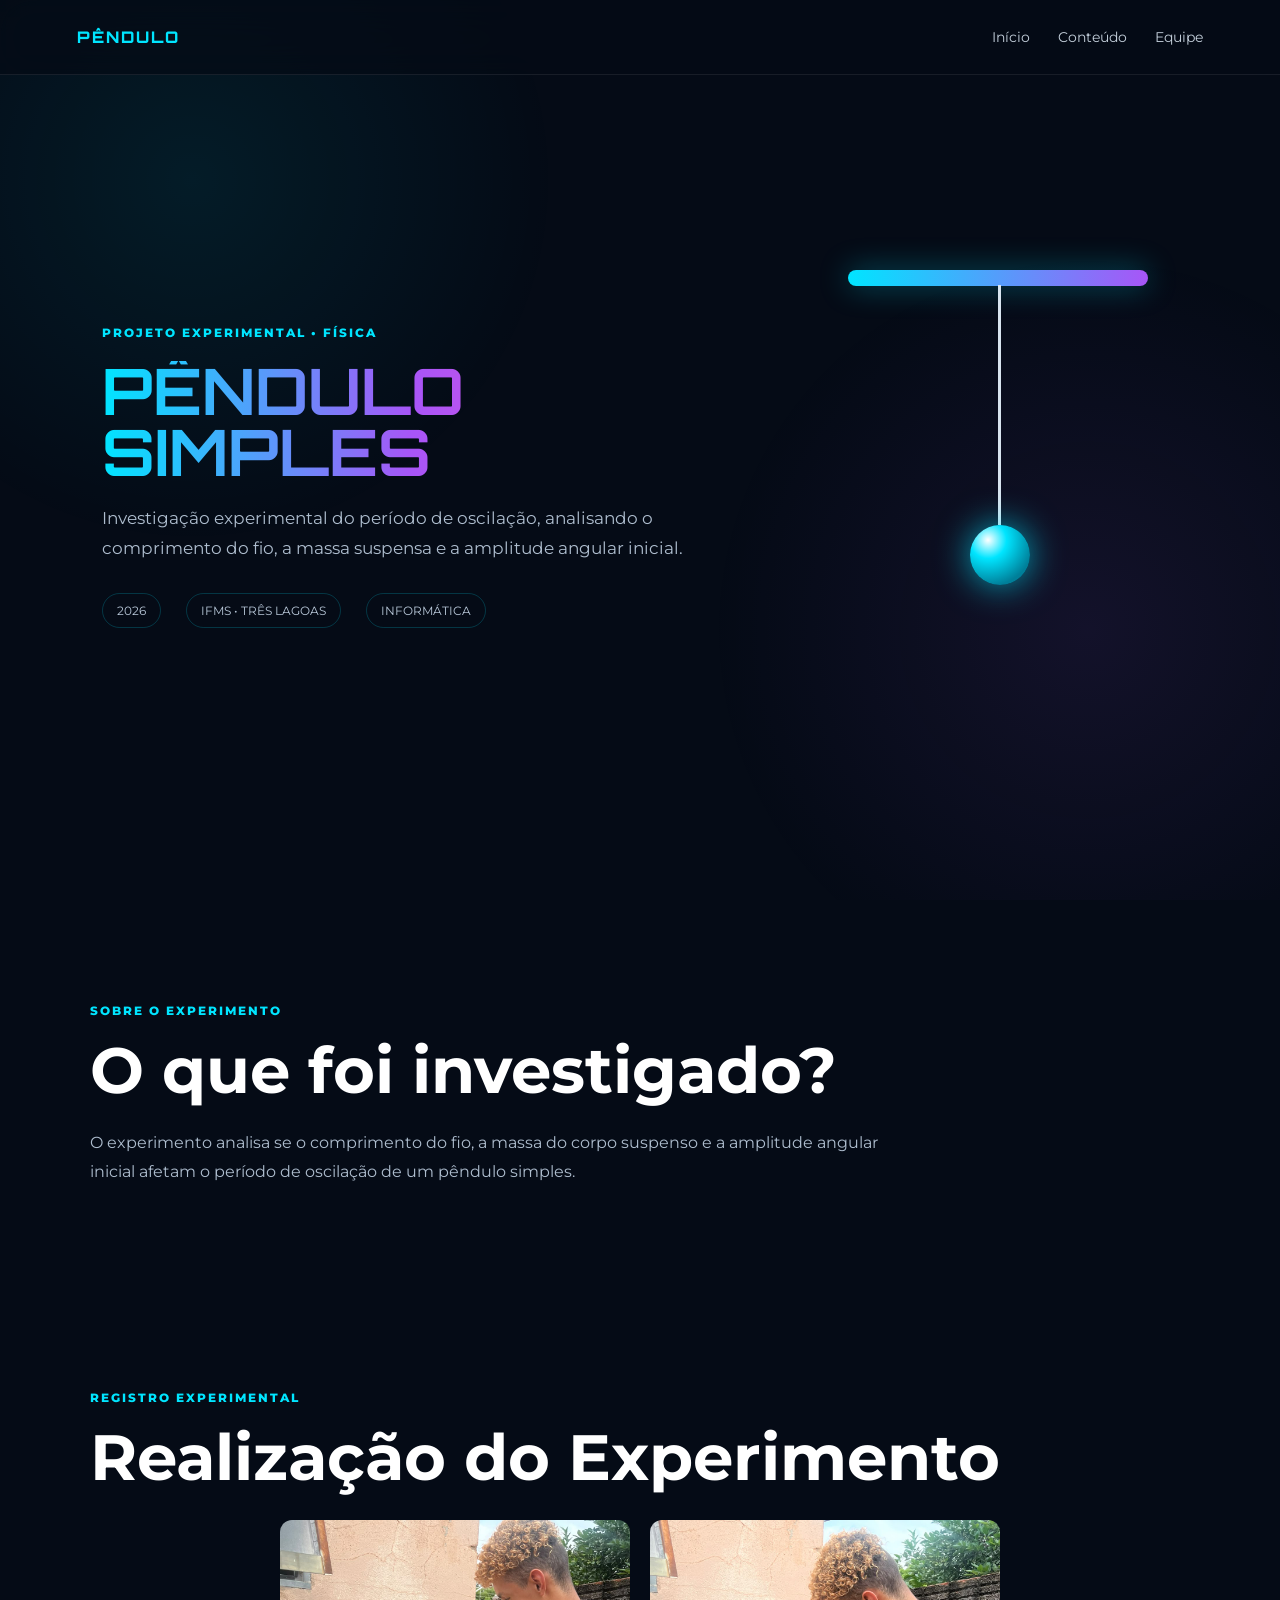
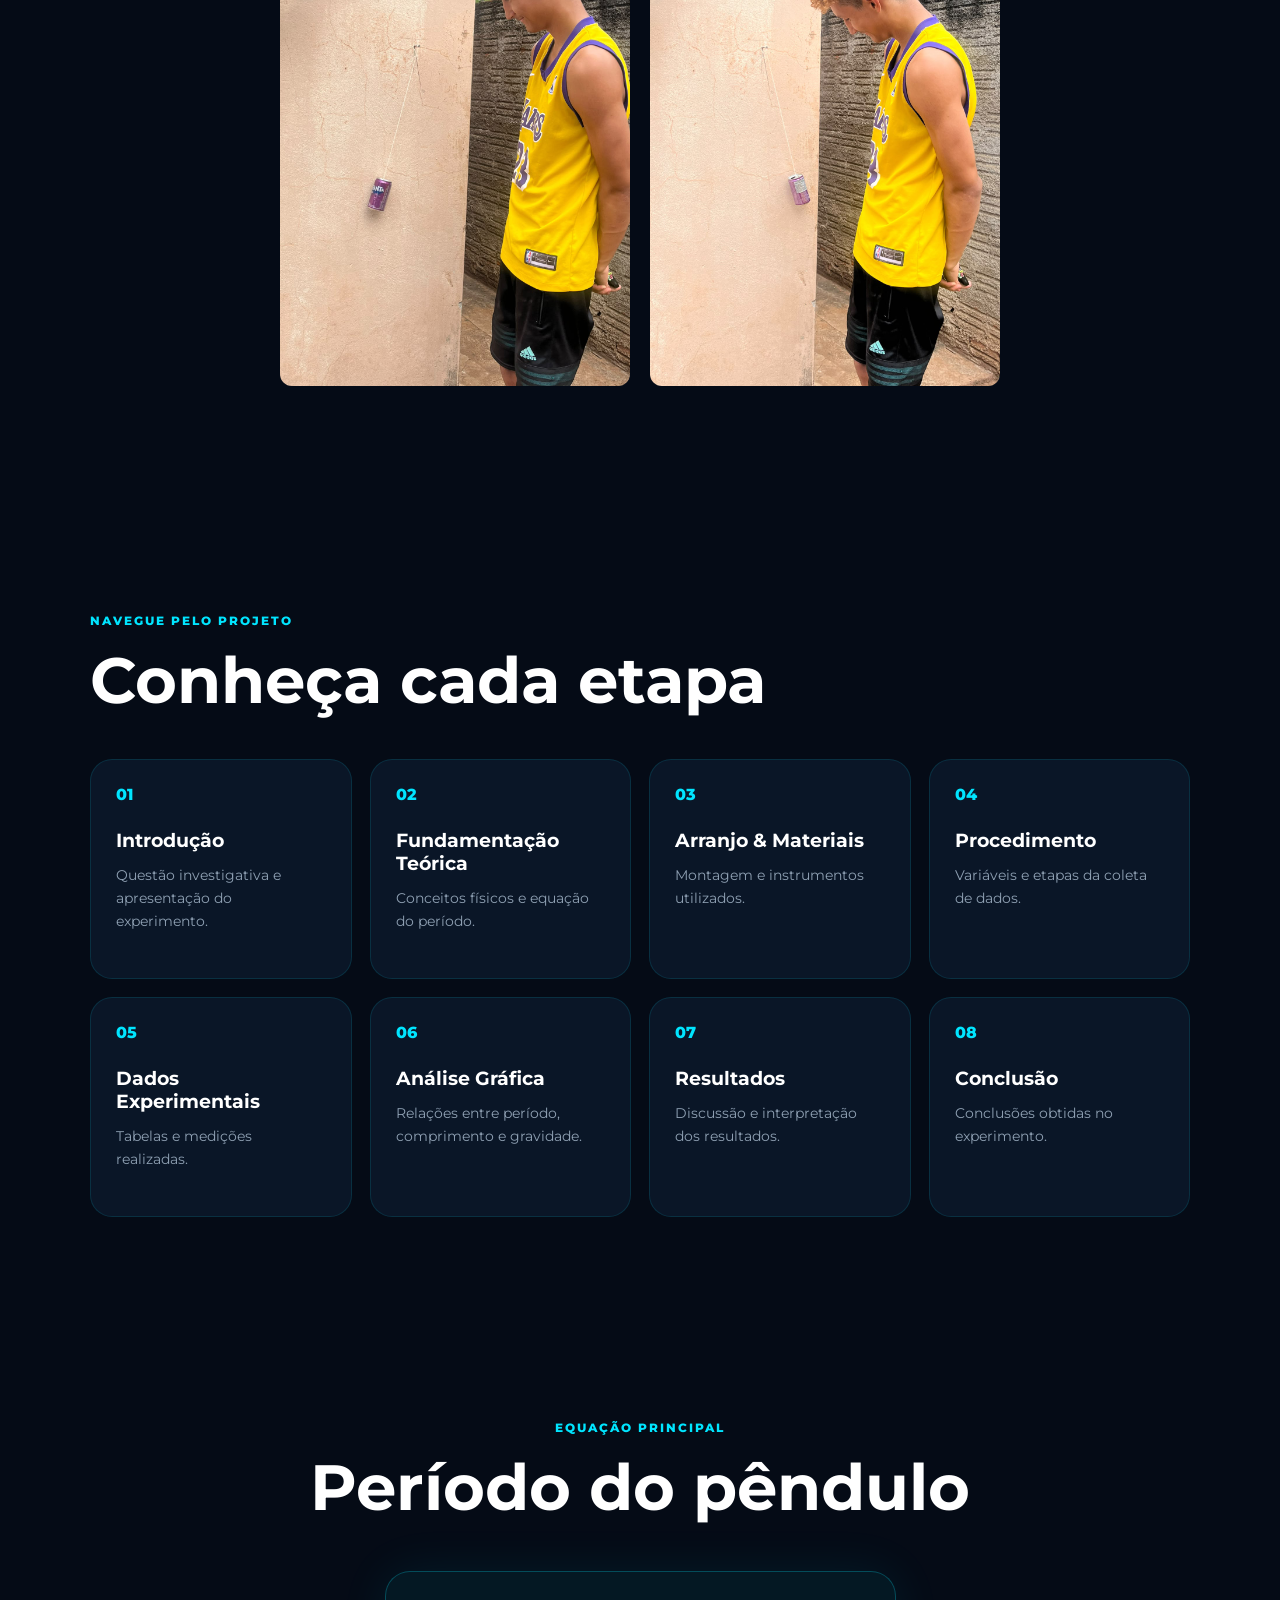
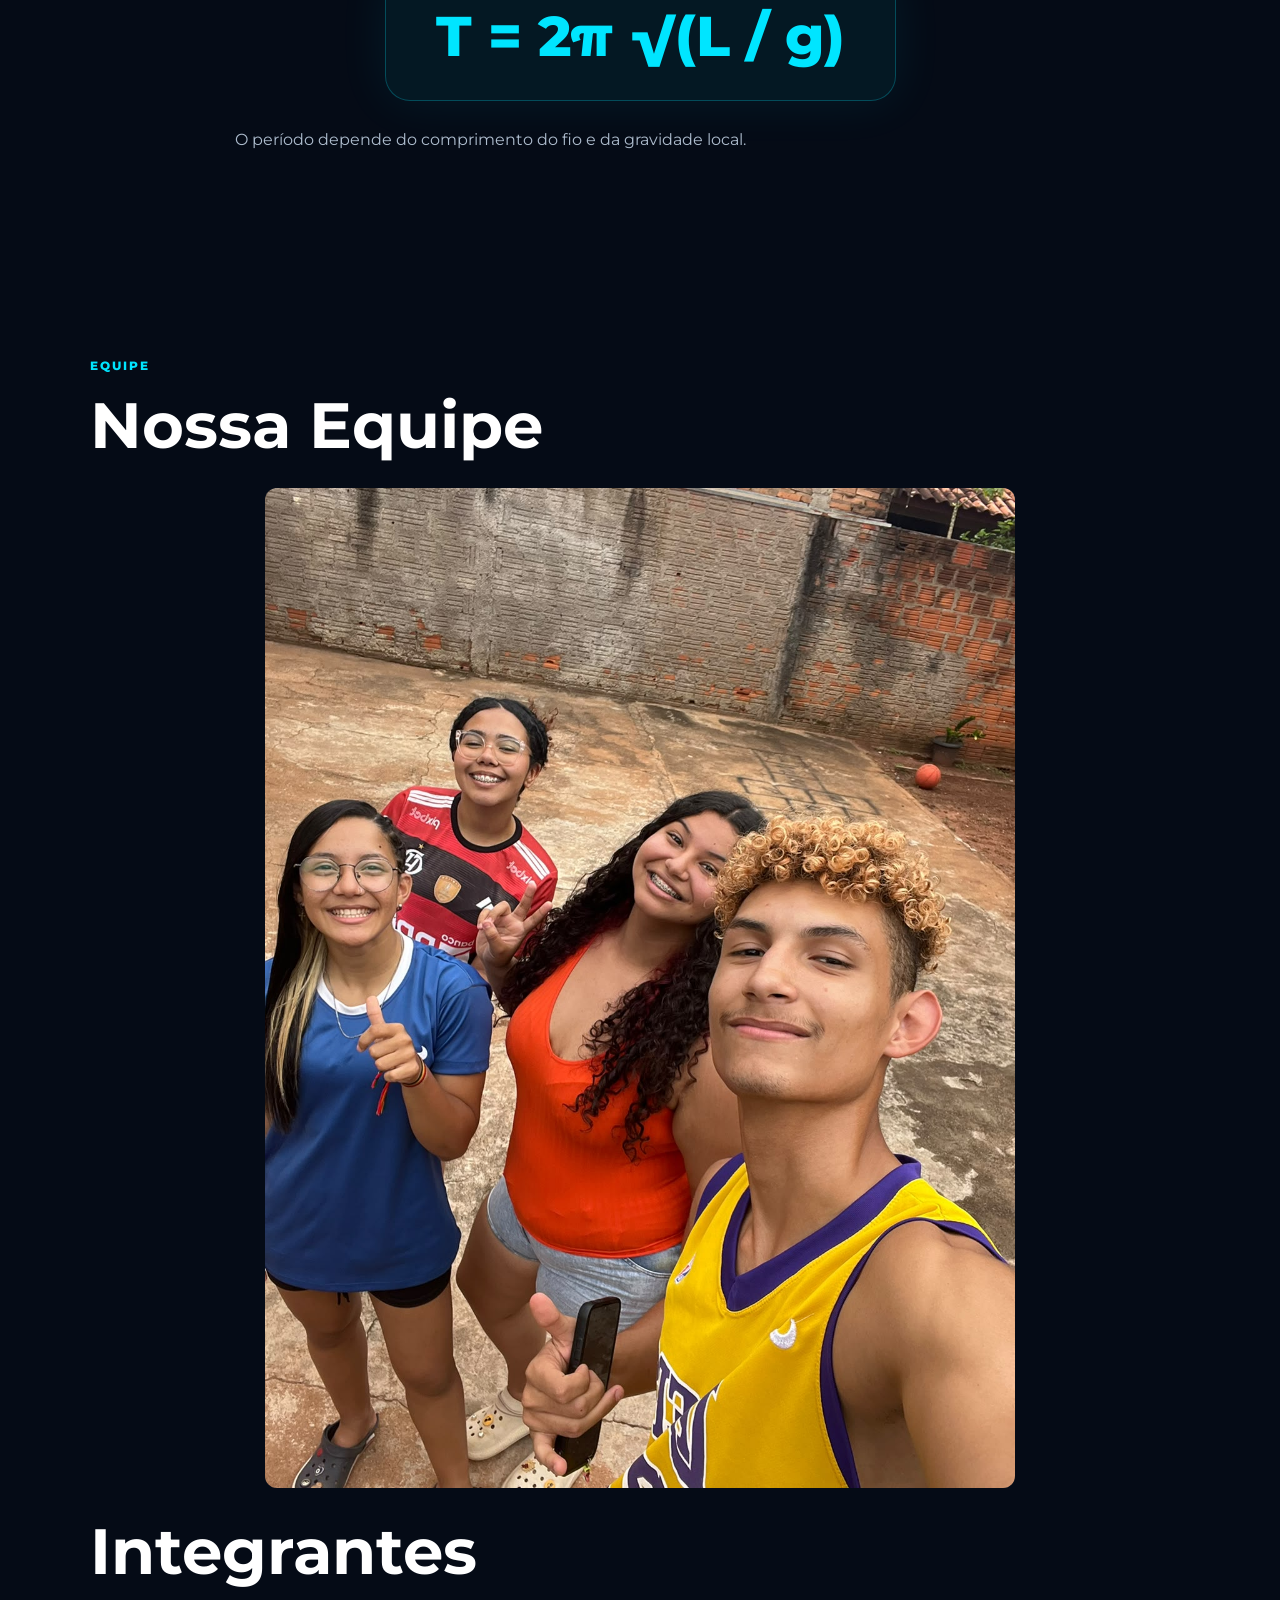
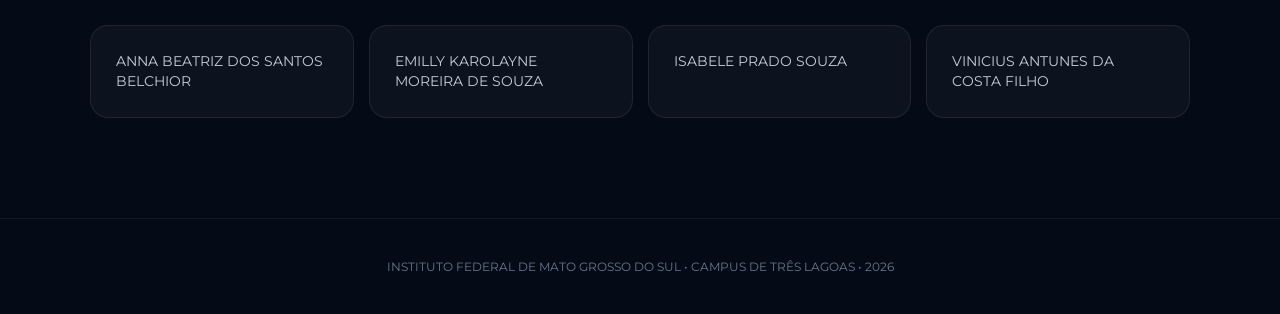
<file: index.html>
<!DOCTYPE html>

<html lang="pt-BR">
<head>
<meta charset="utf-8"/>
<meta content="width=device-width, initial-scale=1.0" name="viewport"/>
<title>Pêndulo Simples | Projeto Experimental</title>
<link href="style.css" rel="stylesheet"/>
</head>
<body>
<header class="navbar">
<a class="logo" href="index.html">PÊNDULO</a>
<nav>
<a href="#inicio">Início</a>
<a href="#conteudo">Conteúdo</a>
<a href="#equipe">Equipe</a>
</nav>
</header>
<main>
<section class="hero" id="inicio">
<div class="hero-text">
<span class="tag">PROJETO EXPERIMENTAL • FÍSICA</span>
<h1>PÊNDULO<br/>SIMPLES</h1>
<p>Investigação experimental do período de oscilação, analisando o comprimento do fio, a massa suspensa e a amplitude angular inicial.</p>
<div class="hero-info">
<span>2026</span><span>IFMS • TRÊS LAGOAS</span><span>INFORMÁTICA</span>
</div>
</div>
<div class="pendulum-area">
<div class="support"></div>
<div class="pendulum">
<div class="string"></div>
<div class="weight"></div>
</div>
</div>
</section>
<section class="intro-preview" id="conteudo">
<span class="tag">SOBRE O EXPERIMENTO</span>
<h2>O que foi investigado?</h2>
<p>O experimento analisa se o comprimento do fio, a massa do corpo suspenso e a amplitude angular inicial afetam o período de oscilação de um pêndulo simples.</p>
</section>
  <section class="intro-preview">
  <span class="tag">REGISTRO EXPERIMENTAL</span>
  <h2>Realização do Experimento</h2>
 
<div style="display:flex;justify-content:center;align-items:center;gap:20px;flex-wrap:wrap;margin:24px auto;">

  <img
    src="nosso_experimento.jpeg"
    alt="Primeiro registro do experimento"
    style="width:45%;max-width:350px;height:auto;border-radius:12px;"
  />

  <img
    src="experimento_2.jpeg"
    alt="Segundo registro do experimento"
    style="width:45%;max-width:350px;height:auto;border-radius:12px;"
  />

</div>

</section>
<section class="topics-section">
<div class="section-heading">
<span class="tag">NAVEGUE PELO PROJETO</span>
<h2>Conheça cada etapa</h2>
</div>
<div class="topic-grid">
<a class="topic-card" href="introducao.html"><span>01</span><h3>Introdução</h3><p>Questão investigativa e apresentação do experimento.</p></a>
<a class="topic-card" href="teoria.html"><span>02</span><h3>Fundamentação Teórica</h3><p>Conceitos físicos e equação do período.</p></a>
<a class="topic-card" href="materiais.html"><span>03</span><h3>Arranjo &amp; Materiais</h3><p>Montagem e instrumentos utilizados.</p></a>
<a class="topic-card" href="procedimento.html"><span>04</span><h3>Procedimento</h3><p>Variáveis e etapas da coleta de dados.</p></a>
<a class="topic-card" href="dados.html"><span>05</span><h3>Dados Experimentais</h3><p>Tabelas e medições realizadas.</p></a>
<a class="topic-card" href="graficos.html"><span>06</span><h3>Análise Gráfica</h3><p>Relações entre período, comprimento e gravidade.</p></a>
<a class="topic-card" href="resultados.html"><span>07</span><h3>Resultados</h3><p>Discussão e interpretação dos resultados.</p></a>
<a class="topic-card" href="conclusao.html"><span>08</span><h3>Conclusão</h3><p>Conclusões obtidas no experimento.</p></a>
</div>
</section>
<section class="formula-section">
<span class="tag">EQUAÇÃO PRINCIPAL</span>
<h2>Período do pêndulo</h2>
<div class="formula">T = 2π √(L / g)</div>
<p>O período depende do comprimento do fio e da gravidade local.</p>
</section>
<section class="team-section" id="equipe">
<span class="tag">EQUIPE</span>
<h2>Nossa Equipe</h2>

<img
  src="nossa_equipe.jpeg"
  alt="Foto dos integrantes do projeto"
  style="display:block;width:100%;max-width:750px;height:auto;margin:24px auto;border-radius:12px;"
/>
<h2>Integrantes</h2>
<div class="team-grid">
<div class="team-member">ANNA BEATRIZ DOS SANTOS BELCHIOR</div>
<div class="team-member">EMILLY KAROLAYNE MOREIRA DE SOUZA</div>
<div class="team-member">ISABELE PRADO SOUZA</div>
<div class="team-member">VINICIUS ANTUNES DA COSTA FILHO</div>
</div>
</section>
</main>
<footer>INSTITUTO FEDERAL DE MATO GROSSO DO SUL • CAMPUS DE TRÊS LAGOAS • 2026</footer>
<script src="script.js"></script>
</body>
</html>
</file>
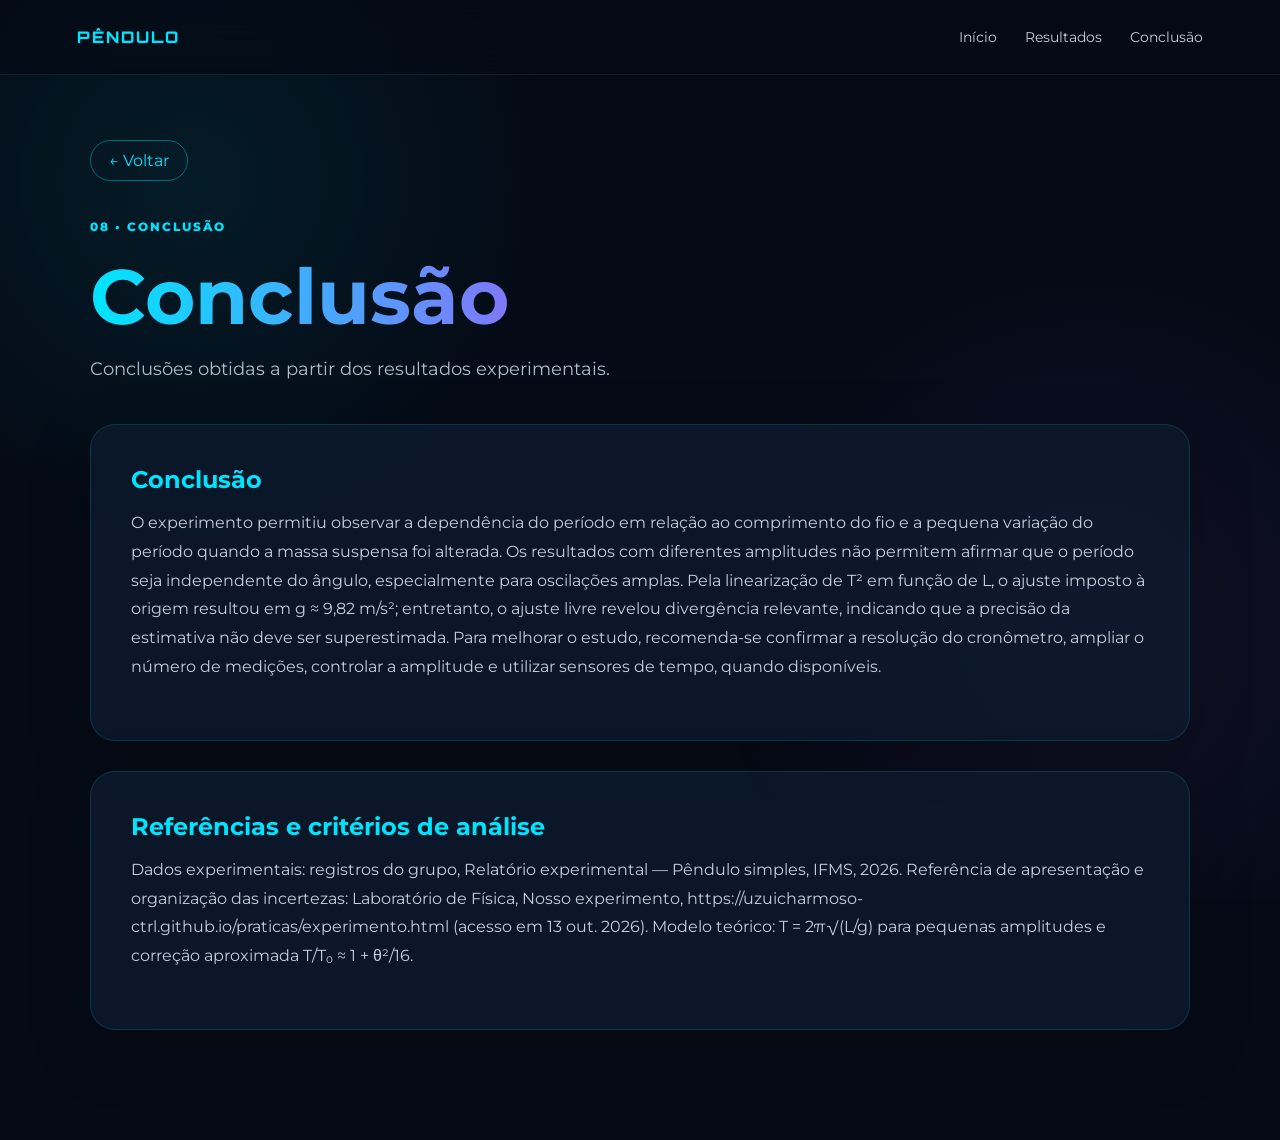
<file: conclusao.html>
<!DOCTYPE html>

<html lang="pt-BR"><head><meta charset="utf-8"/><meta content="width=device-width, initial-scale=1.0" name="viewport"/><title>Conclusão | Pêndulo Simples</title><link href="style.css" rel="stylesheet"/></head>
<body><header class="navbar"><a class="logo" href="index.html">PÊNDULO</a><nav><a href="index.html">Início</a><a href="resultados.html">Resultados</a><a href="conclusao.html">Conclusão</a></nav></header>
<main class="page-content"><a class="back-button" href="index.html">← Voltar</a><div class="page-header"><span class="tag">08 • CONCLUSÃO</span><h1>Conclusão</h1><p>Conclusões obtidas a partir dos resultados experimentais.</p></div>
<section class="content-card"><h2>Conclusão</h2><p>O experimento permitiu observar a dependência do período em relação ao comprimento do fio e a pequena variação do período quando a massa suspensa foi alterada. Os resultados com diferentes amplitudes não permitem afirmar que o período seja independente do ângulo, especialmente para oscilações amplas. Pela linearização de T² em função de L, o ajuste imposto à origem resultou em g ≈ 9,82 m/s²; entretanto, o ajuste livre revelou divergência relevante, indicando que a precisão da estimativa não deve ser superestimada. Para melhorar o estudo, recomenda-se confirmar a resolução do cronômetro, ampliar o número de medições, controlar a amplitude e utilizar sensores de tempo, quando disponíveis.</p></section><section class="content-card"><h2>Referências e critérios de análise</h2><p>Dados experimentais: registros do grupo, Relatório experimental — Pêndulo simples, IFMS, 2026. Referência de apresentação e organização das incertezas: Laboratório de Física, Nosso experimento, https://uzuicharmoso-ctrl.github.io/praticas/experimento.html (acesso em 13 out. 2026). Modelo teórico: T = 2π√(L/g) para pequenas amplitudes e correção aproximada T/T₀ ≈ 1 + θ²/16.</p></section></main><script src="script.js"></script></body></html>
</file>
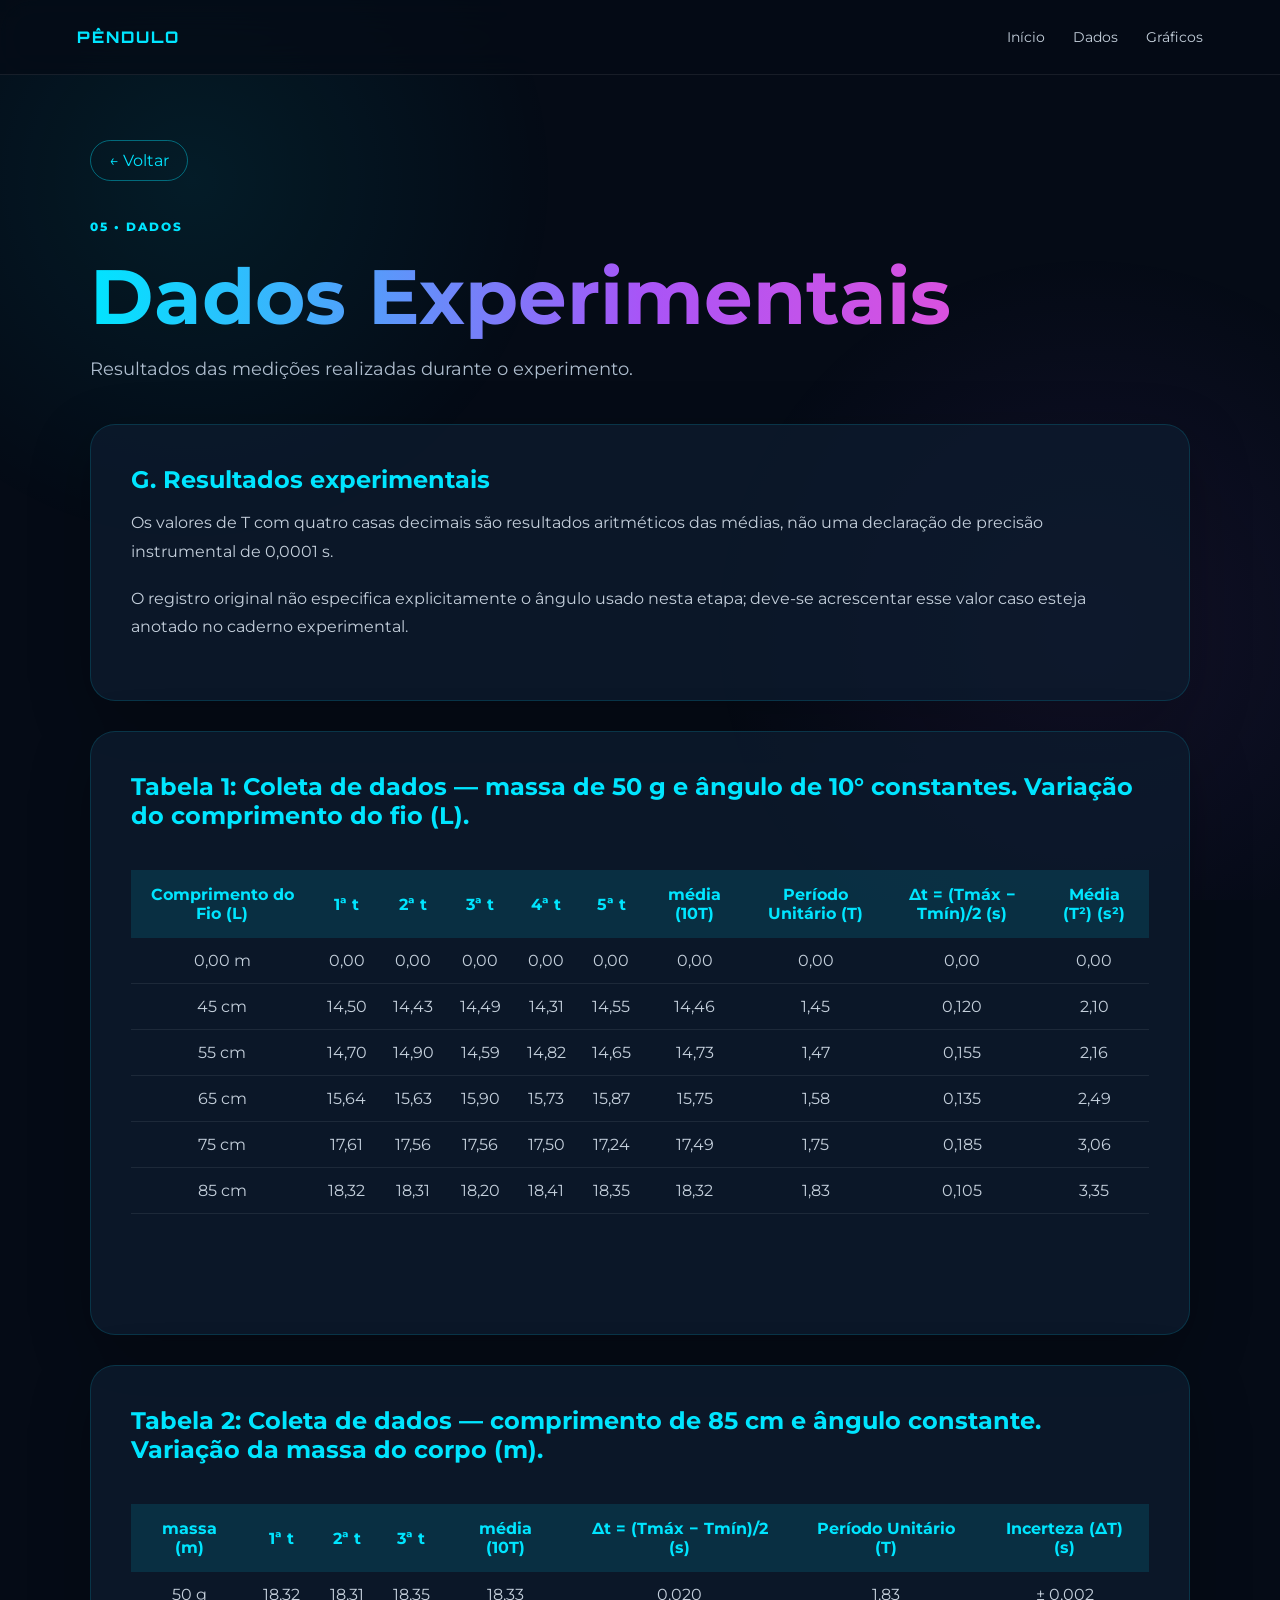
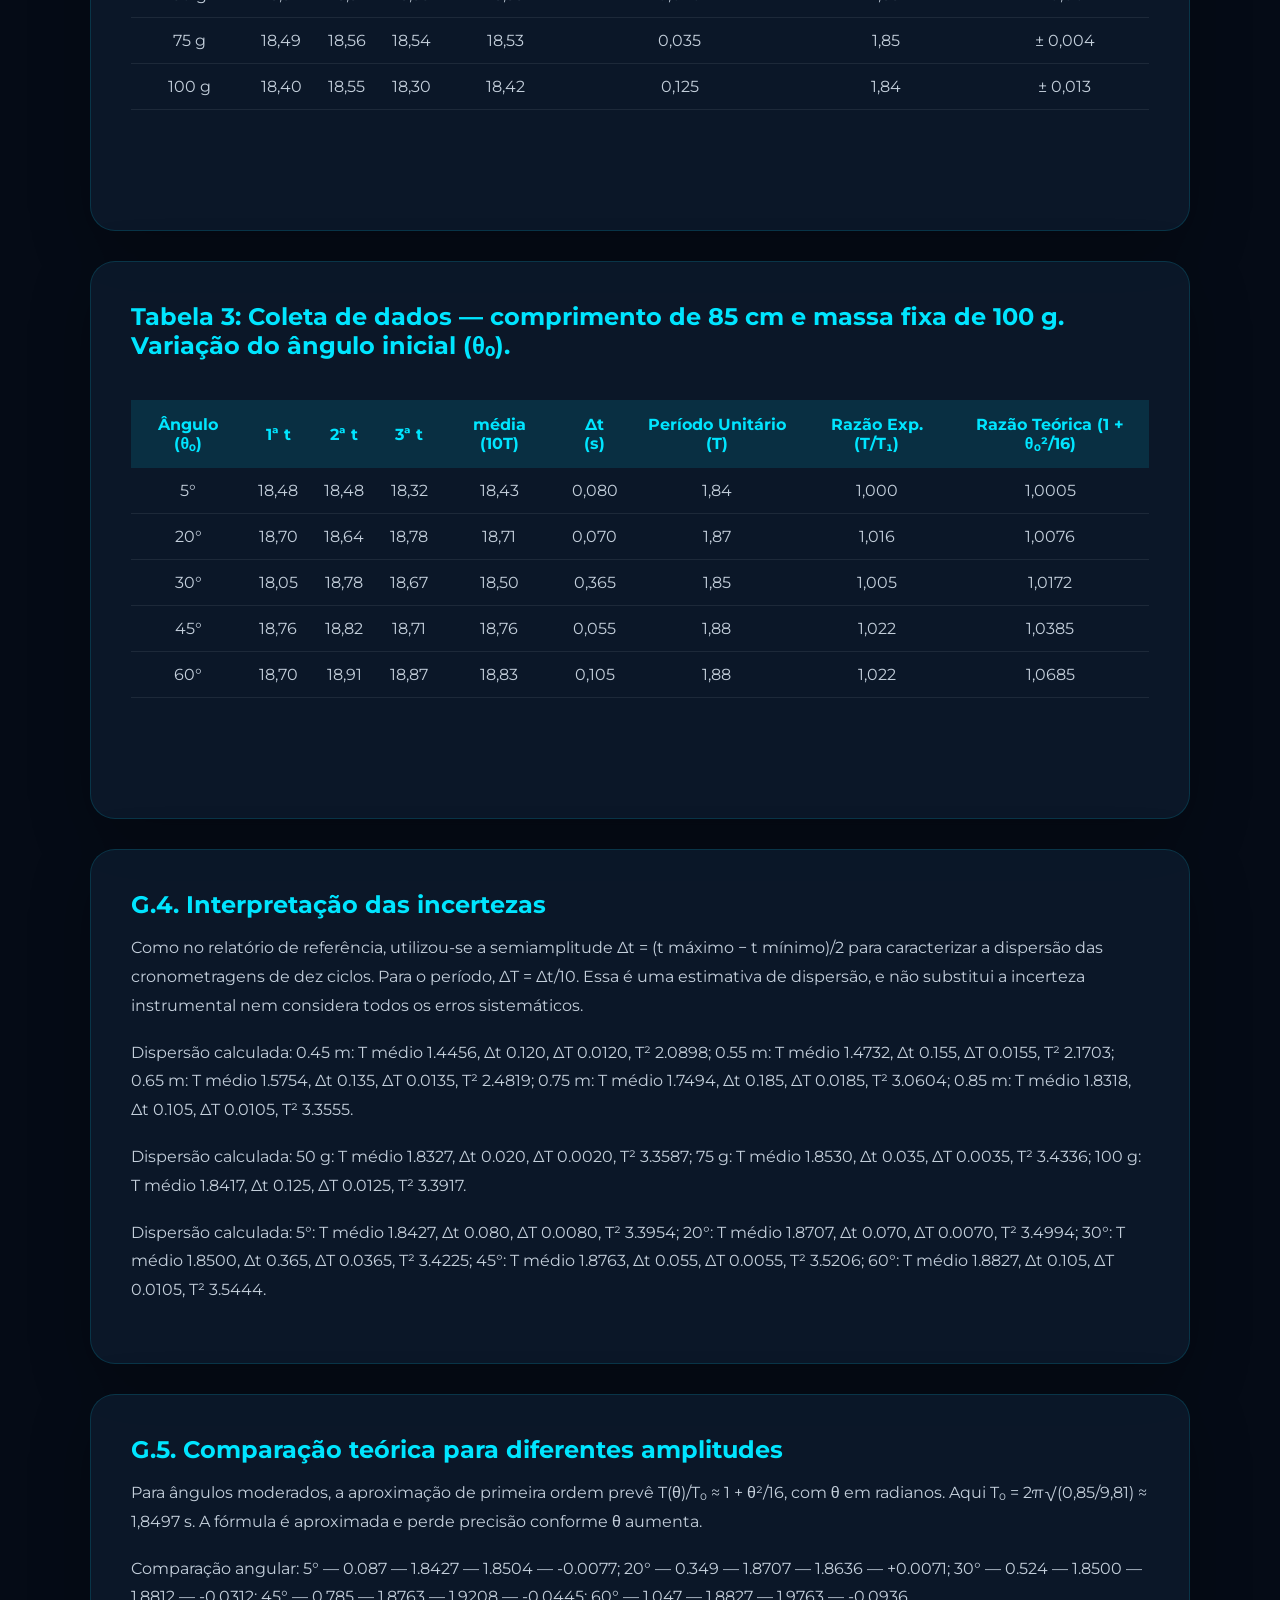
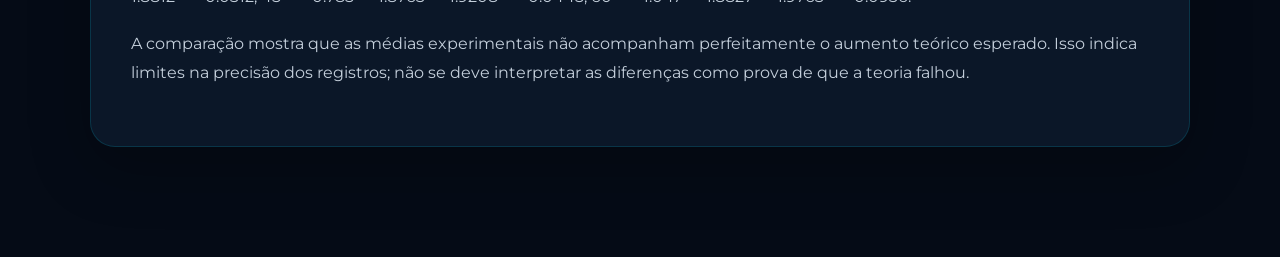
<file: dados.html>
<!DOCTYPE html>

<html lang="pt-BR"><head><meta charset="utf-8"/><meta content="width=device-width, initial-scale=1.0" name="viewport"/><title>Dados | Pêndulo Simples</title><link href="style.css" rel="stylesheet"/></head>
<body><header class="navbar"><a class="logo" href="index.html">PÊNDULO</a><nav><a href="index.html">Início</a><a href="dados.html">Dados</a><a href="graficos.html">Gráficos</a></nav></header>
<main class="page-content"><a class="back-button" href="index.html">← Voltar</a><div class="page-header"><span class="tag">05 • DADOS</span><h1>Dados Experimentais</h1><p>Resultados das medições realizadas durante o experimento.</p></div>
<section class="content-card"><h2>G. Resultados experimentais</h2><p>Os valores de T com quatro casas decimais são resultados aritméticos das médias, não uma declaração de precisão instrumental de 0,0001 s.</p><p>O registro original não especifica explicitamente o ângulo usado nesta etapa; deve-se acrescentar esse valor caso esteja anotado no caderno experimental.</p></section><section class="content-card"><h2>Tabela 1: Coleta de dados — massa de 50 g e ângulo de 10° constantes. Variação do comprimento do fio (L).</h2><div class="table-wrapper"><table class="data-table"><tr><th>Comprimento do Fio (L)</th><th>1ª t</th><th>2ª t</th><th>3ª t</th><th>4ª t</th><th>5ª t</th><th>média (10T)</th><th>Período Unitário (T)</th><th>Δt = (Tmáx − Tmín)/2 (s)</th><th>Média (T²) (s²)</th></tr><tr><td>0,00 m</td><td>0,00</td><td>0,00</td><td>0,00</td><td>0,00</td><td>0,00</td><td>0,00</td><td>0,00</td><td>0,00</td><td>0,00</td></tr><tr><td>45 cm</td><td>14,50</td><td>14,43</td><td>14,49</td><td>14,31</td><td>14,55</td><td>14,46</td><td>1,45</td><td>0,120</td><td>2,10</td></tr><tr><td>55 cm</td><td>14,70</td><td>14,90</td><td>14,59</td><td>14,82</td><td>14,65</td><td>14,73</td><td>1,47</td><td>0,155</td><td>2,16</td></tr><tr><td>65 cm</td><td>15,64</td><td>15,63</td><td>15,90</td><td>15,73</td><td>15,87</td><td>15,75</td><td>1,58</td><td>0,135</td><td>2,49</td></tr><tr><td>75 cm</td><td>17,61</td><td>17,56</td><td>17,56</td><td>17,50</td><td>17,24</td><td>17,49</td><td>1,75</td><td>0,185</td><td>3,06</td></tr><tr><td>85 cm</td><td>18,32</td><td>18,31</td><td>18,20</td><td>18,41</td><td>18,35</td><td>18,32</td><td>1,83</td><td>0,105</td><td>3,35</td></tr></table></div></section><section class="content-card"><h2>Tabela 2: Coleta de dados — comprimento de 85 cm e ângulo constante. Variação da massa do corpo (m).</h2><div class="table-wrapper"><table class="data-table"><tr><th>massa (m)</th><th>1ª t</th><th>2ª t</th><th>3ª t</th><th>média (10T)</th><th>Δt = (Tmáx − Tmín)/2 (s)</th><th>Período Unitário (T)</th><th>Incerteza (ΔT) (s)</th></tr><tr><td>50 g</td><td>18,32</td><td>18,31</td><td>18,35</td><td>18,33</td><td>0,020</td><td>1,83</td><td>± 0,002</td></tr><tr><td>75 g</td><td>18,49</td><td>18,56</td><td>18,54</td><td>18,53</td><td>0,035</td><td>1,85</td><td>± 0,004</td></tr><tr><td>100 g</td><td>18,40</td><td>18,55</td><td>18,30</td><td>18,42</td><td>0,125</td><td>1,84</td><td>± 0,013</td></tr></table></div></section><section class="content-card"><h2>Tabela 3: Coleta de dados — comprimento de 85 cm e massa fixa de 100 g. Variação do ângulo inicial (θ₀).</h2><div class="table-wrapper"><table class="data-table"><tr><th>Ângulo (θ₀)</th><th>1ª t</th><th>2ª t</th><th>3ª t</th><th>média (10T)</th><th>Δt (s)</th><th>Período Unitário (T)</th><th>Razão Exp. (T/T₁)</th><th>Razão Teórica (1 + θ₀²/16)</th></tr><tr><td>5°</td><td>18,48</td><td>18,48</td><td>18,32</td><td>18,43</td><td>0,080</td><td>1,84</td><td>1,000</td><td>1,0005</td></tr><tr><td>20°</td><td>18,70</td><td>18,64</td><td>18,78</td><td>18,71</td><td>0,070</td><td>1,87</td><td>1,016</td><td>1,0076</td></tr><tr><td>30°</td><td>18,05</td><td>18,78</td><td>18,67</td><td>18,50</td><td>0,365</td><td>1,85</td><td>1,005</td><td>1,0172</td></tr><tr><td>45°</td><td>18,76</td><td>18,82</td><td>18,71</td><td>18,76</td><td>0,055</td><td>1,88</td><td>1,022</td><td>1,0385</td></tr><tr><td>60°</td><td>18,70</td><td>18,91</td><td>18,87</td><td>18,83</td><td>0,105</td><td>1,88</td><td>1,022</td><td>1,0685</td></tr></table></div></section><section class="content-card"><h2>G.4. Interpretação das incertezas</h2><p>Como no relatório de referência, utilizou-se a semiamplitude Δt = (t máximo − t mínimo)/2 para caracterizar a dispersão das cronometragens de dez ciclos. Para o período, ΔT = Δt/10. Essa é uma estimativa de dispersão, e não substitui a incerteza instrumental nem considera todos os erros sistemáticos.</p><p>Dispersão calculada: 0.45 m: T médio 1.4456, Δt 0.120, ΔT 0.0120, T² 2.0898; 0.55 m: T médio 1.4732, Δt 0.155, ΔT 0.0155, T² 2.1703; 0.65 m: T médio 1.5754, Δt 0.135, ΔT 0.0135, T² 2.4819; 0.75 m: T médio 1.7494, Δt 0.185, ΔT 0.0185, T² 3.0604; 0.85 m: T médio 1.8318, Δt 0.105, ΔT 0.0105, T² 3.3555.</p><p>Dispersão calculada: 50 g: T médio 1.8327, Δt 0.020, ΔT 0.0020, T² 3.3587; 75 g: T médio 1.8530, Δt 0.035, ΔT 0.0035, T² 3.4336; 100 g: T médio 1.8417, Δt 0.125, ΔT 0.0125, T² 3.3917.</p><p>Dispersão calculada: 5°: T médio 1.8427, Δt 0.080, ΔT 0.0080, T² 3.3954; 20°: T médio 1.8707, Δt 0.070, ΔT 0.0070, T² 3.4994; 30°: T médio 1.8500, Δt 0.365, ΔT 0.0365, T² 3.4225; 45°: T médio 1.8763, Δt 0.055, ΔT 0.0055, T² 3.5206; 60°: T médio 1.8827, Δt 0.105, ΔT 0.0105, T² 3.5444.</p></section><section class="content-card"><h2>G.5. Comparação teórica para diferentes amplitudes</h2><p>Para ângulos moderados, a aproximação de primeira ordem prevê T(θ)/T₀ ≈ 1 + θ²/16, com θ em radianos. Aqui T₀ = 2π√(0,85/9,81) ≈ 1,8497 s. A fórmula é aproximada e perde precisão conforme θ aumenta.</p><p>Comparação angular: 5° — 0.087 — 1.8427 — 1.8504 — -0.0077; 20° — 0.349 — 1.8707 — 1.8636 — +0.0071; 30° — 0.524 — 1.8500 — 1.8812 — -0.0312; 45° — 0.785 — 1.8763 — 1.9208 — -0.0445; 60° — 1.047 — 1.8827 — 1.9763 — -0.0936.</p><p>A comparação mostra que as médias experimentais não acompanham perfeitamente o aumento teórico esperado. Isso indica limites na precisão dos registros; não se deve interpretar as diferenças como prova de que a teoria falhou.</p></section></main><script src="script.js"></script></body></html>
</file>
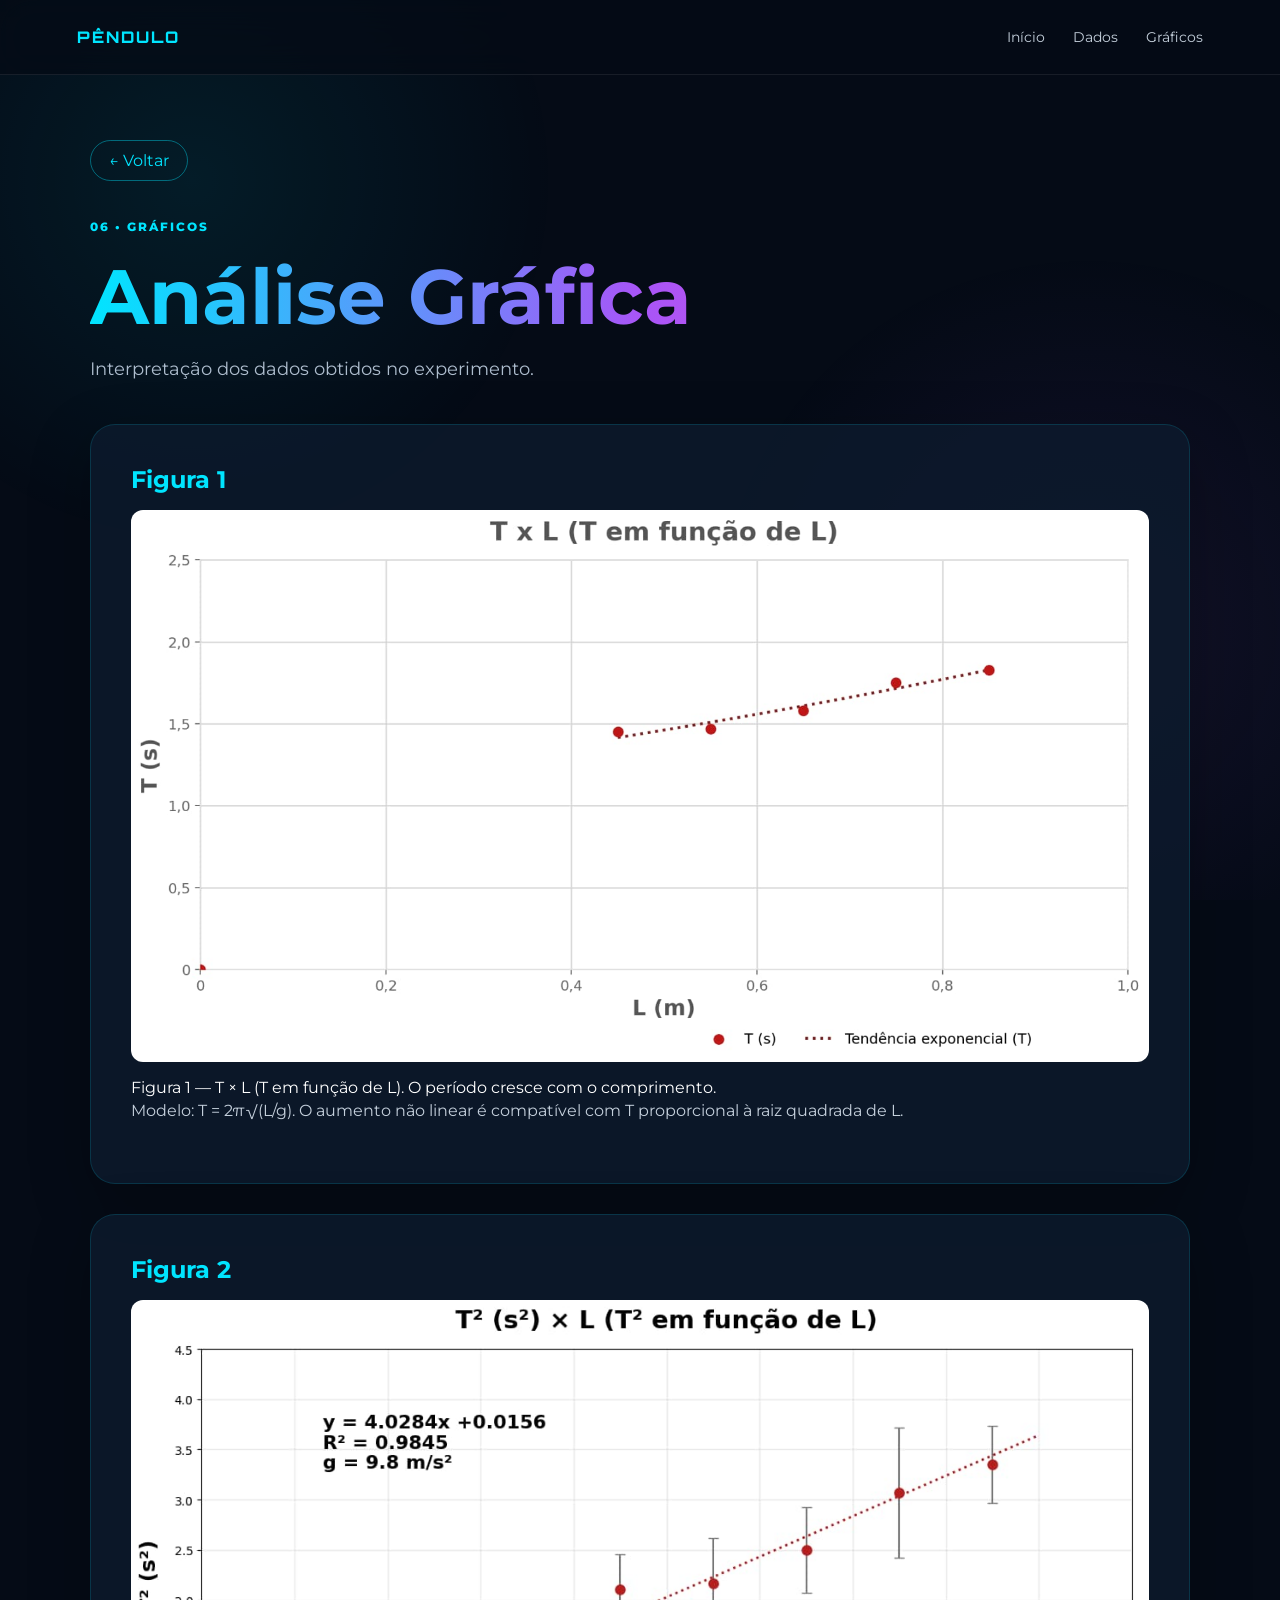
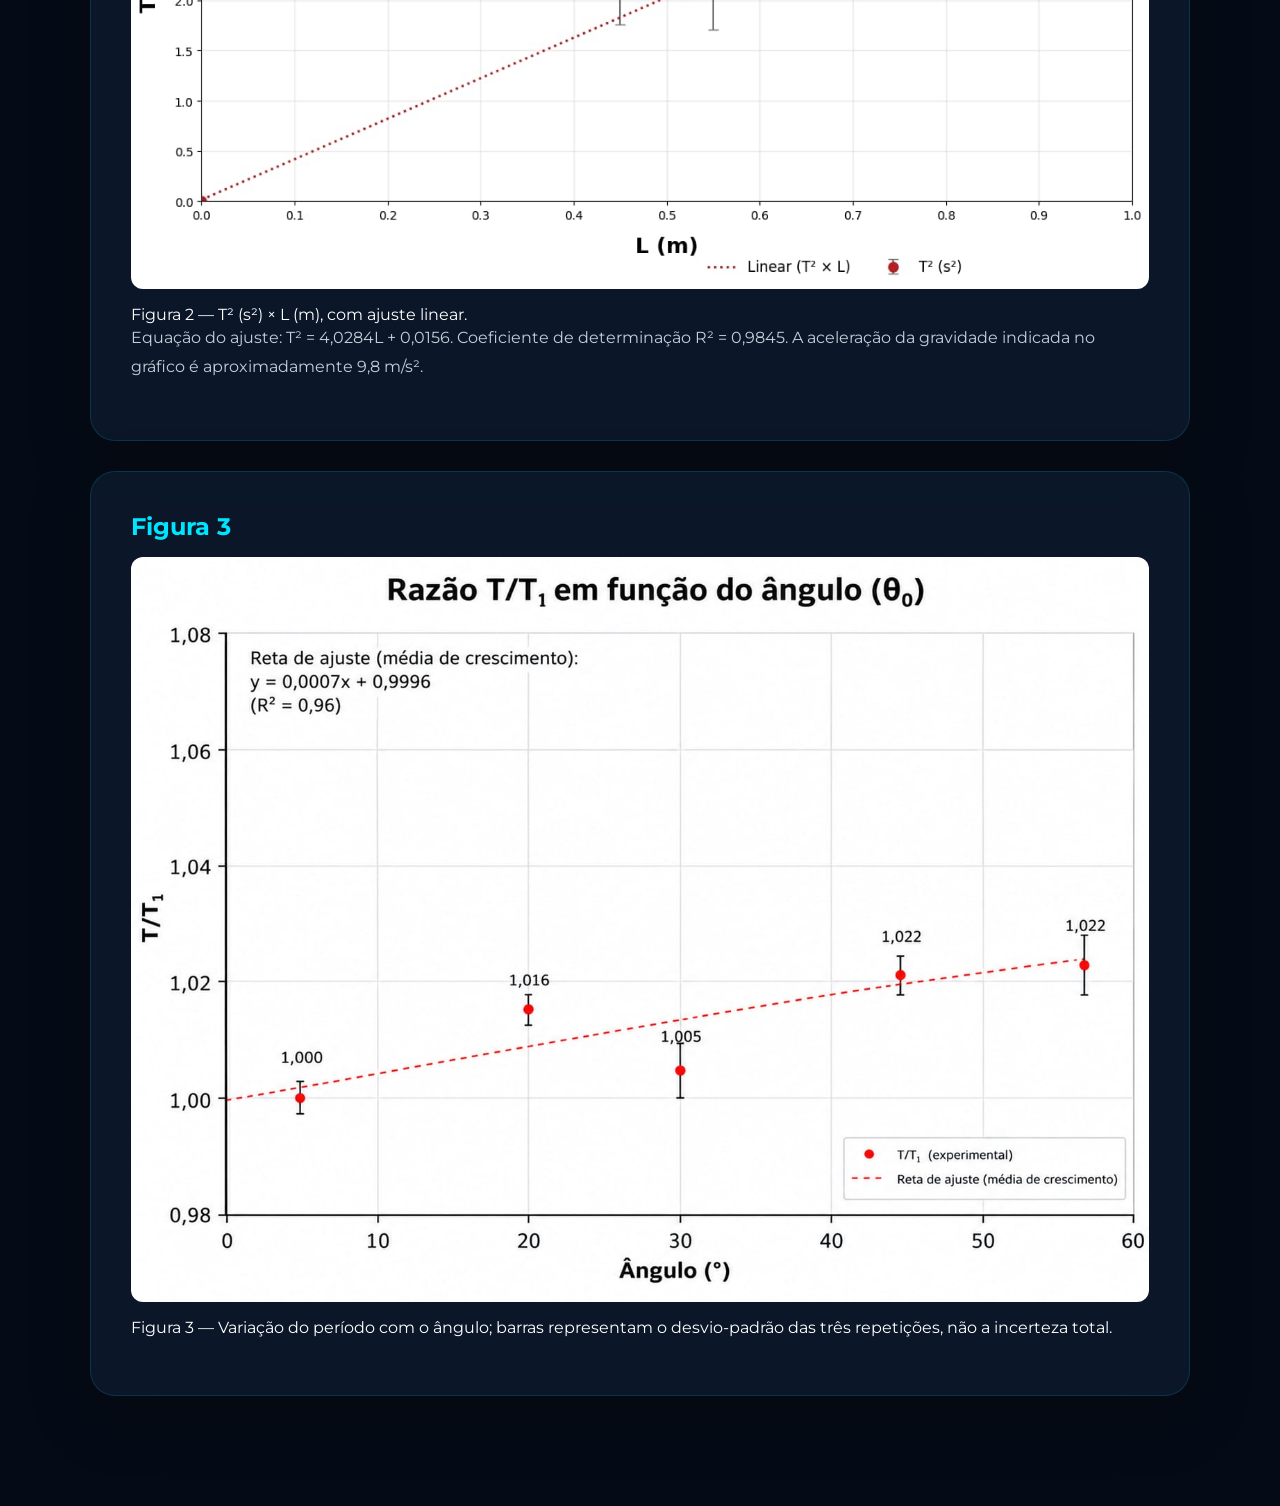
<file: graficos.html>
<!DOCTYPE html>
<html lang="pt-BR">
<head>
  <meta charset="utf-8"/>
  <meta content="width=device-width, initial-scale=1.0" name="viewport"/>
  <title>Gráficos | Pêndulo Simples</title>
  <link href="style.css" rel="stylesheet"/>
</head>
<body>
  <header class="navbar">
    <a class="logo" href="index.html">PÊNDULO</a>
    <nav>
      <a href="index.html">Início</a>
      <a href="dados.html">Dados</a>
      <a href="graficos.html">Gráficos</a>
    </nav>
  </header>

  <main class="page-content">
    <a class="back-button" href="index.html">← Voltar</a>

    <div class="page-header">
      <span class="tag">06 • GRÁFICOS</span>
      <h1>Análise Gráfica</h1>
      <p>Interpretação dos dados obtidos no experimento.</p>
    </div>

    <!-- FIGURA 1: T x L -->
    <section class="content-card">
      <h2>Figura 1</h2>
      <figure class="report-figure">
        <img
          alt="Figura 1 — T em função de L."
          loading="lazy"
          src="grafico_1_final.jpeg"
          style="max-width:100%;height:auto;display:block;margin:16px auto;border-radius:12px"
        />
        <figcaption>Figura 1 — T × L (T em função de L). O período cresce com o comprimento.</figcaption>
      </figure>
      <p>Modelo: T = 2π√(L/g). O aumento não linear é compatível com T proporcional à raiz quadrada de L.</p>
    </section>

    <!-- FIGURA 2: T² x L -->
    <section class="content-card">
      <h2>Figura 2</h2>
      <figure class="report-figure">
        <img
          alt="Figura 2 — T² em função de L, com ajuste linear e barras de incerteza."
          loading="lazy"
          src="grafico_comprimento_novo.png"
          style="max-width:100%;height:auto;display:block;margin:16px auto;border-radius:12px"
        />
        <figcaption>Figura 2 — T² (s²) × L (m), com ajuste linear.</figcaption>
      </figure>
      <p>Equação do ajuste: T² = 4,0284L + 0,0156. Coeficiente de determinação R² = 0,9845. A aceleração da gravidade indicada no gráfico é aproximadamente 9,8 m/s².</p>
    </section>

    <!-- FIGURA 3: SEM ALTERAÇÕES -->
    <section class="content-card">
      <h2>Figura 3</h2>
      <figure class="report-figure">
        <img
          alt="Figura 3 — Variação do período com o ângulo; barras representam o desvio-padrão das três repetições, não a incerteza total."
          loading="lazy"
          src="grafico_3.png"
          style="max-width:100%;height:auto;display:block;margin:16px auto;border-radius:12px"
        />
        <figcaption>Figura 3 — Variação do período com o ângulo; barras representam o desvio-padrão das três repetições, não a incerteza total.</figcaption>
      </figure>
      <p></p>
    </section>
  </main>

  <script src="script.js"></script>
</body>
</html>
</file>
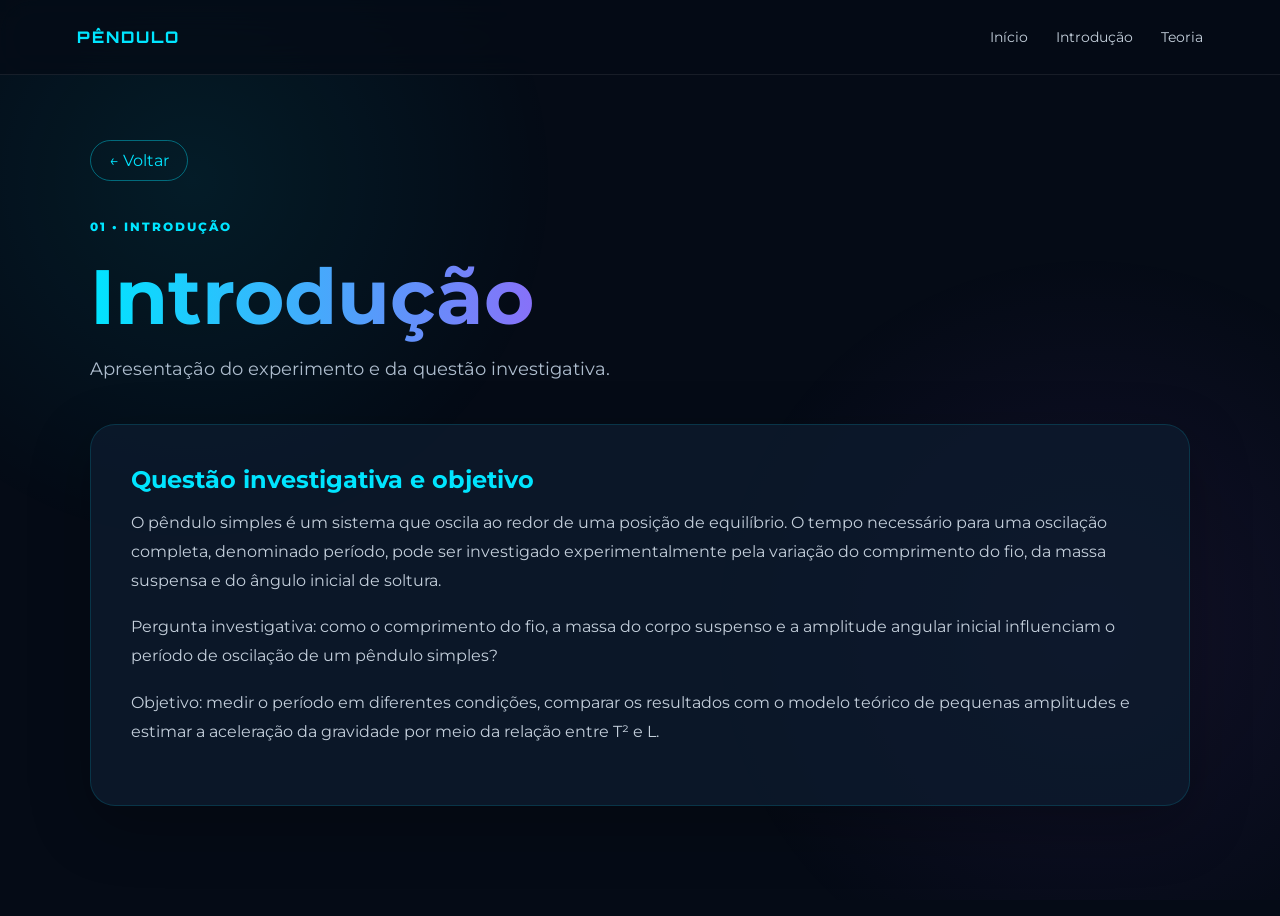
<file: introducao.html>
<!DOCTYPE html>

<html lang="pt-BR"><head><meta charset="utf-8"/><meta content="width=device-width, initial-scale=1.0" name="viewport"/><title>Introdução | Pêndulo Simples</title><link href="style.css" rel="stylesheet"/></head>
<body><header class="navbar"><a class="logo" href="index.html">PÊNDULO</a><nav><a href="index.html">Início</a><a href="introducao.html">Introdução</a><a href="teoria.html">Teoria</a></nav></header>
<main class="page-content"><a class="back-button" href="index.html">← Voltar</a><div class="page-header"><span class="tag">01 • INTRODUÇÃO</span><h1>Introdução</h1><p>Apresentação do experimento e da questão investigativa.</p></div>
<section class="content-card"><h2>Questão investigativa e objetivo</h2><p>O pêndulo simples é um sistema que oscila ao redor de uma posição de equilíbrio. O tempo necessário para uma oscilação completa, denominado período, pode ser investigado experimentalmente pela variação do comprimento do fio, da massa suspensa e do ângulo inicial de soltura.</p><p>Pergunta investigativa: como o comprimento do fio, a massa do corpo suspenso e a amplitude angular inicial influenciam o período de oscilação de um pêndulo simples?</p><p>Objetivo: medir o período em diferentes condições, comparar os resultados com o modelo teórico de pequenas amplitudes e estimar a aceleração da gravidade por meio da relação entre T² e L.</p></section></main><script src="script.js"></script></body></html>
</file>
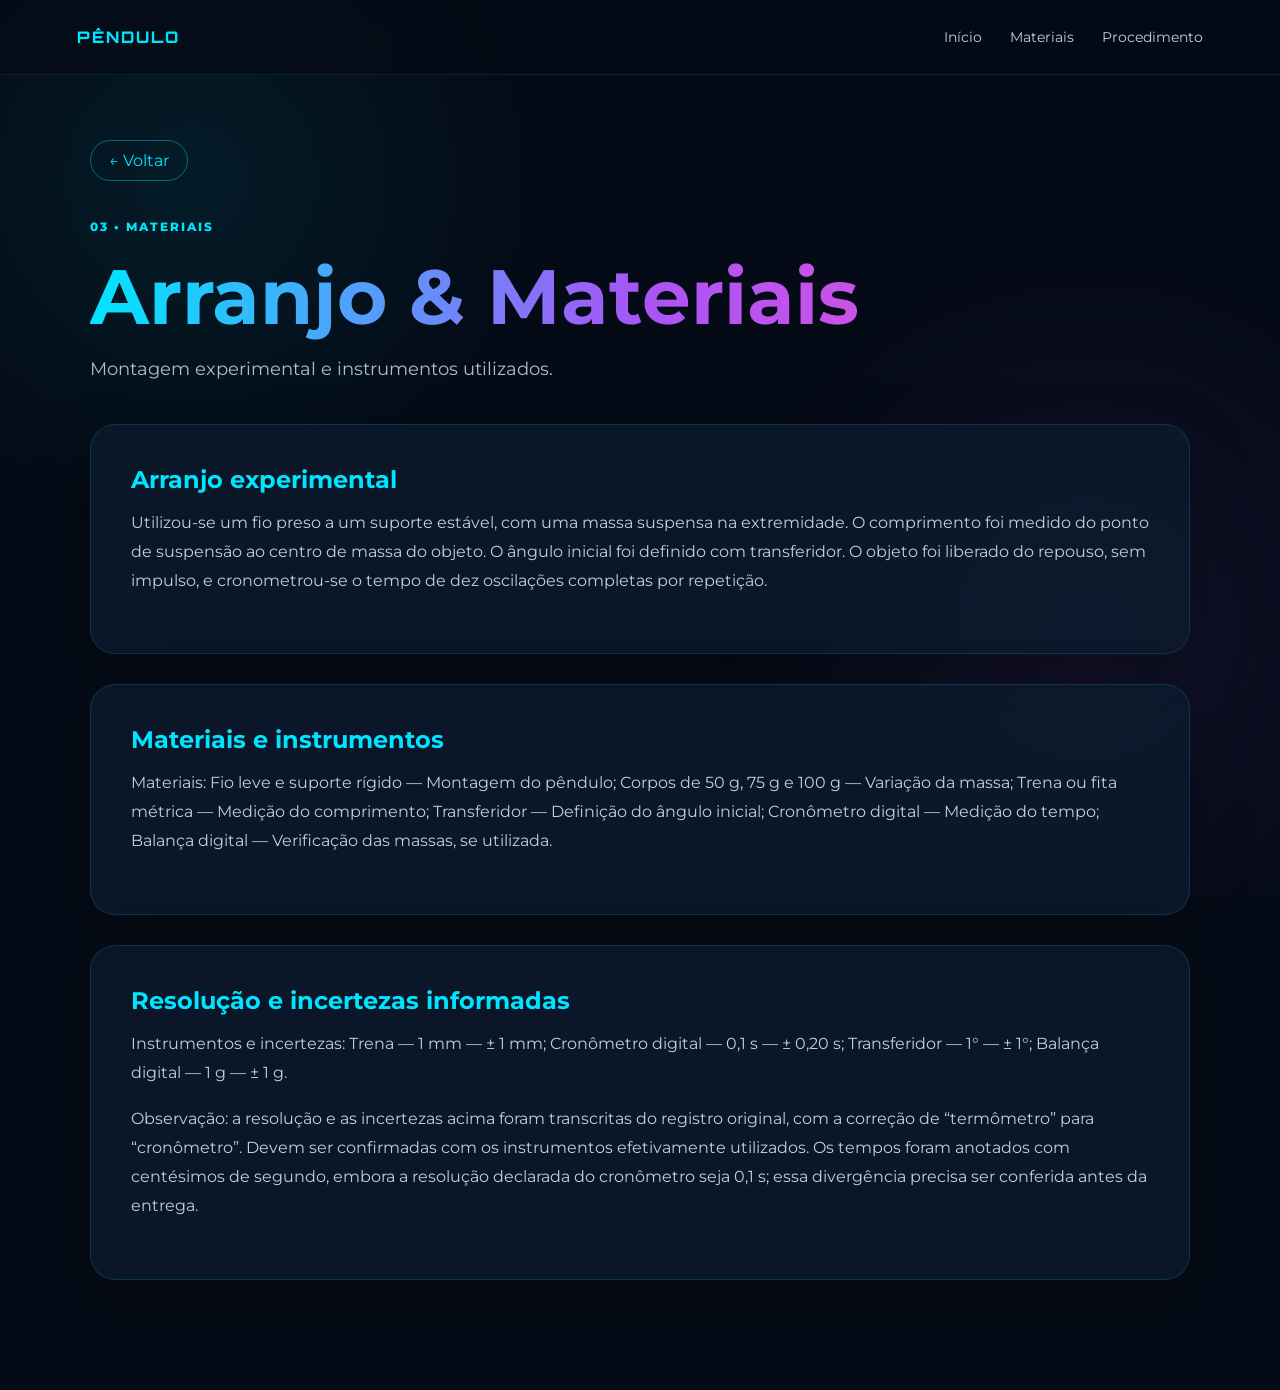
<file: materiais.html>
<!DOCTYPE html>

<html lang="pt-BR"><head><meta charset="utf-8"/><meta content="width=device-width, initial-scale=1.0" name="viewport"/><title>Arranjo e Materiais | Pêndulo Simples</title><link href="style.css" rel="stylesheet"/></head>
<body><header class="navbar"><a class="logo" href="index.html">PÊNDULO</a><nav><a href="index.html">Início</a><a href="materiais.html">Materiais</a><a href="procedimento.html">Procedimento</a></nav></header>
<main class="page-content"><a class="back-button" href="index.html">← Voltar</a><div class="page-header"><span class="tag">03 • MATERIAIS</span><h1>Arranjo &amp; Materiais</h1><p>Montagem experimental e instrumentos utilizados.</p></div>
<section class="content-card"><h2>Arranjo experimental</h2><p>Utilizou-se um fio preso a um suporte estável, com uma massa suspensa na extremidade. O comprimento foi medido do ponto de suspensão ao centro de massa do objeto. O ângulo inicial foi definido com transferidor. O objeto foi liberado do repouso, sem impulso, e cronometrou-se o tempo de dez oscilações completas por repetição.</p></section><section class="content-card"><h2>Materiais e instrumentos</h2><p>Materiais: Fio leve e suporte rígido — Montagem do pêndulo; Corpos de 50 g, 75 g e 100 g — Variação da massa; Trena ou fita métrica — Medição do comprimento; Transferidor — Definição do ângulo inicial; Cronômetro digital — Medição do tempo; Balança digital — Verificação das massas, se utilizada.</p></section><section class="content-card"><h2>Resolução e incertezas informadas</h2><p>Instrumentos e incertezas: Trena — 1 mm — ± 1 mm; Cronômetro digital — 0,1 s — ± 0,20 s; Transferidor — 1° — ± 1°; Balança digital — 1 g — ± 1 g.</p><p>Observação: a resolução e as incertezas acima foram transcritas do registro original, com a correção de “termômetro” para “cronômetro”. Devem ser confirmadas com os instrumentos efetivamente utilizados. Os tempos foram anotados com centésimos de segundo, embora a resolução declarada do cronômetro seja 0,1 s; essa divergência precisa ser conferida antes da entrega.</p></section></main><script src="script.js"></script></body></html>
</file>
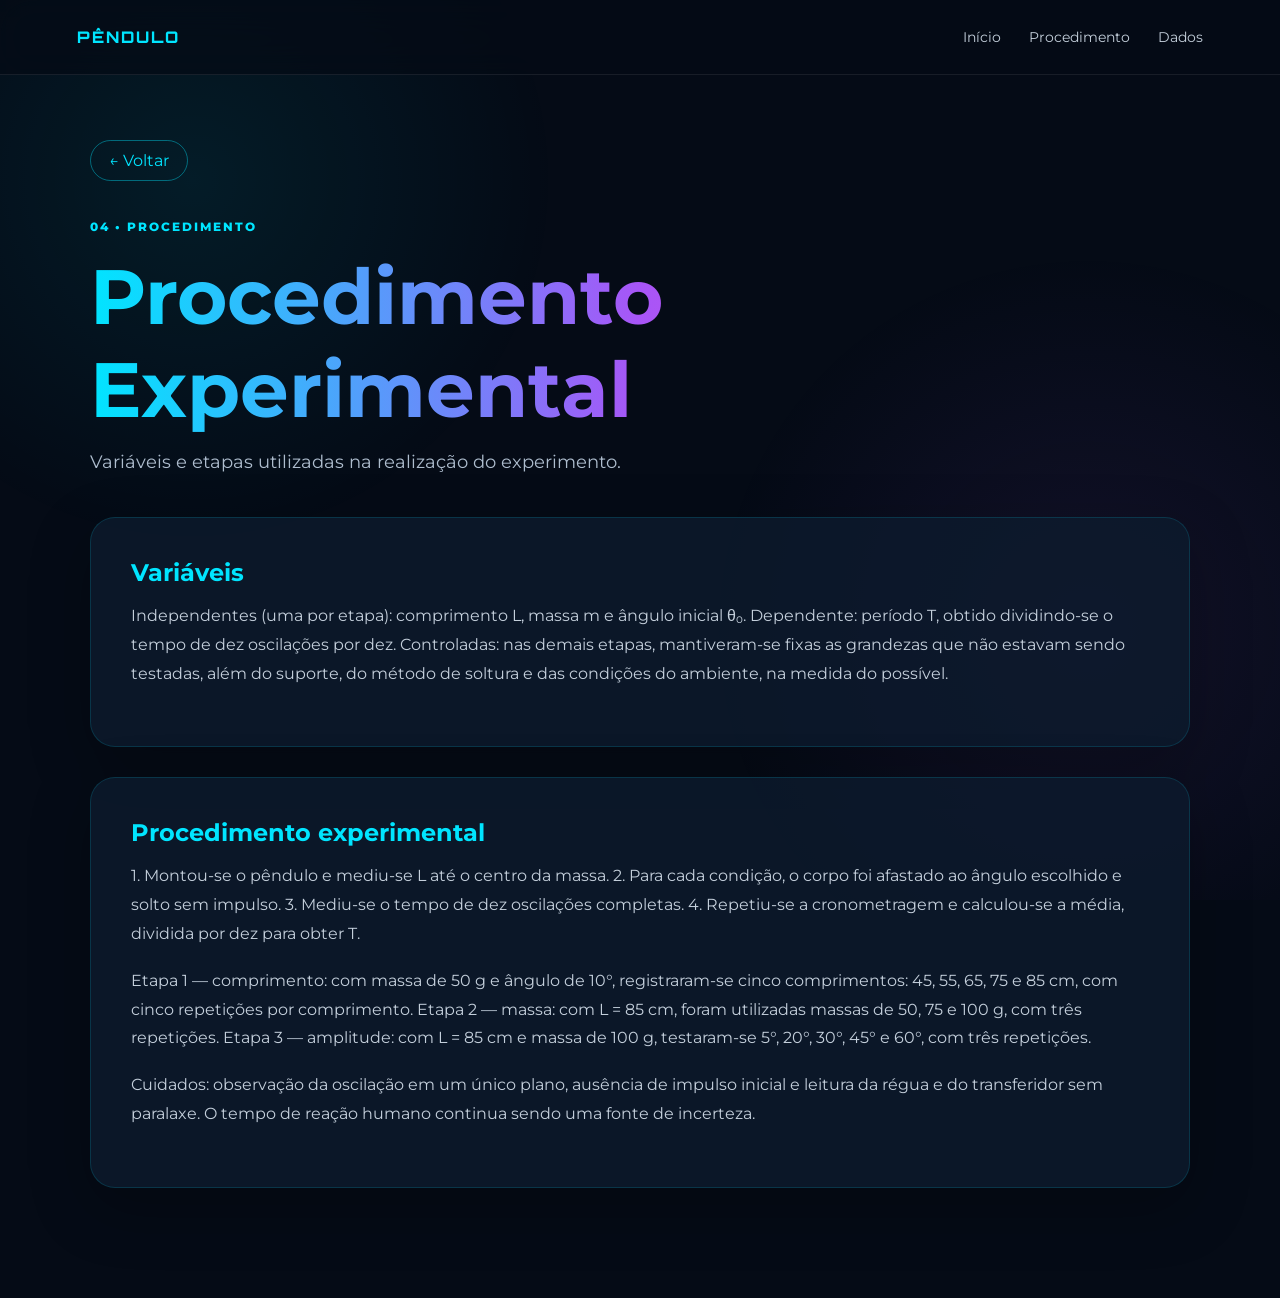
<file: procedimento.html>
<!DOCTYPE html>

<html lang="pt-BR"><head><meta charset="utf-8"/><meta content="width=device-width, initial-scale=1.0" name="viewport"/><title>Procedimento | Pêndulo Simples</title><link href="style.css" rel="stylesheet"/></head>
<body><header class="navbar"><a class="logo" href="index.html">PÊNDULO</a><nav><a href="index.html">Início</a><a href="procedimento.html">Procedimento</a><a href="dados.html">Dados</a></nav></header>
<main class="page-content"><a class="back-button" href="index.html">← Voltar</a><div class="page-header"><span class="tag">04 • PROCEDIMENTO</span><h1>Procedimento Experimental</h1><p>Variáveis e etapas utilizadas na realização do experimento.</p></div>
<section class="content-card"><h2>Variáveis</h2><p>Independentes (uma por etapa): comprimento L, massa m e ângulo inicial θ₀. Dependente: período T, obtido dividindo-se o tempo de dez oscilações por dez. Controladas: nas demais etapas, mantiveram-se fixas as grandezas que não estavam sendo testadas, além do suporte, do método de soltura e das condições do ambiente, na medida do possível.</p></section><section class="content-card"><h2>Procedimento experimental</h2><p>1. Montou-se o pêndulo e mediu-se L até o centro da massa. 2. Para cada condição, o corpo foi afastado ao ângulo escolhido e solto sem impulso. 3. Mediu-se o tempo de dez oscilações completas. 4. Repetiu-se a cronometragem e calculou-se a média, dividida por dez para obter T.</p><p>Etapa 1 — comprimento: com massa de 50 g e ângulo de 10°, registraram-se cinco comprimentos: 45, 55, 65, 75 e 85 cm, com cinco repetições por comprimento. Etapa 2 — massa: com L = 85 cm, foram utilizadas massas de 50, 75 e 100 g, com três repetições. Etapa 3 — amplitude: com L = 85 cm e massa de 100 g, testaram-se 5°, 20°, 30°, 45° e 60°, com três repetições.</p><p>Cuidados: observação da oscilação em um único plano, ausência de impulso inicial e leitura da régua e do transferidor sem paralaxe. O tempo de reação humano continua sendo uma fonte de incerteza.</p></section></main><script src="script.js"></script></body></html>
</file>
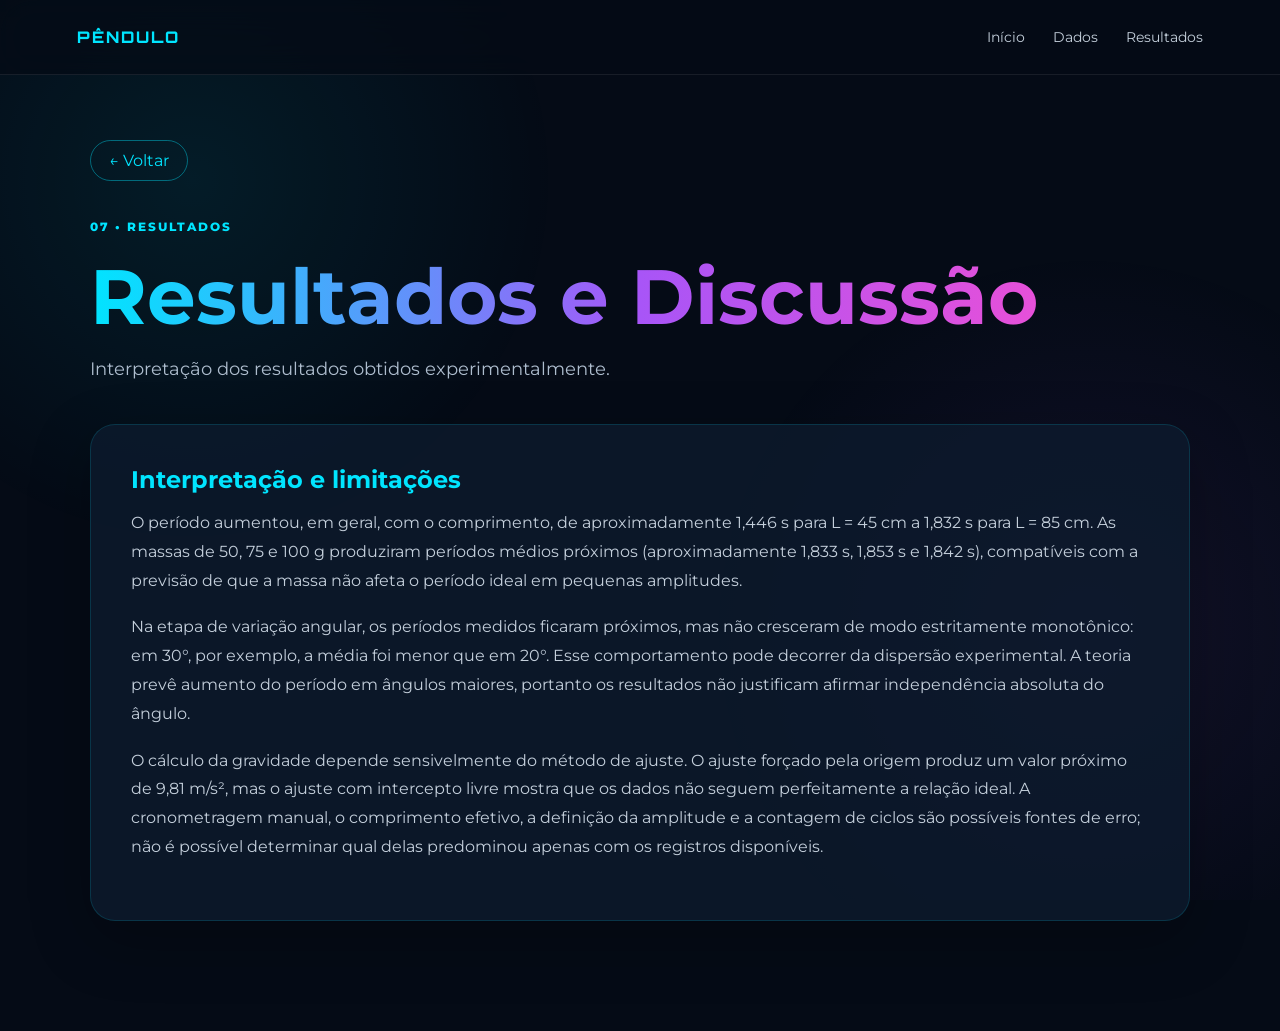
<file: resultados.html>
<!DOCTYPE html>

<html lang="pt-BR"><head><meta charset="utf-8"/><meta content="width=device-width, initial-scale=1.0" name="viewport"/><title>Resultados | Pêndulo Simples</title><link href="style.css" rel="stylesheet"/></head>
<body><header class="navbar"><a class="logo" href="index.html">PÊNDULO</a><nav><a href="index.html">Início</a><a href="dados.html">Dados</a><a href="resultados.html">Resultados</a></nav></header>
<main class="page-content"><a class="back-button" href="index.html">← Voltar</a><div class="page-header"><span class="tag">07 • RESULTADOS</span><h1>Resultados e Discussão</h1><p>Interpretação dos resultados obtidos experimentalmente.</p></div>
<section class="content-card"><h2>Interpretação e limitações</h2><p>O período aumentou, em geral, com o comprimento, de aproximadamente 1,446 s para L = 45 cm a 1,832 s para L = 85 cm. As massas de 50, 75 e 100 g produziram períodos médios próximos (aproximadamente 1,833 s, 1,853 s e 1,842 s), compatíveis com a previsão de que a massa não afeta o período ideal em pequenas amplitudes.</p><p>Na etapa de variação angular, os períodos medidos ficaram próximos, mas não cresceram de modo estritamente monotônico: em 30°, por exemplo, a média foi menor que em 20°. Esse comportamento pode decorrer da dispersão experimental. A teoria prevê aumento do período em ângulos maiores, portanto os resultados não justificam afirmar independência absoluta do ângulo.</p><p>O cálculo da gravidade depende sensivelmente do método de ajuste. O ajuste forçado pela origem produz um valor próximo de 9,81 m/s², mas o ajuste com intercepto livre mostra que os dados não seguem perfeitamente a relação ideal. A cronometragem manual, o comprimento efetivo, a definição da amplitude e a contagem de ciclos são possíveis fontes de erro; não é possível determinar qual delas predominou apenas com os registros disponíveis.</p></section></main><script src="script.js"></script></body></html>
</file>
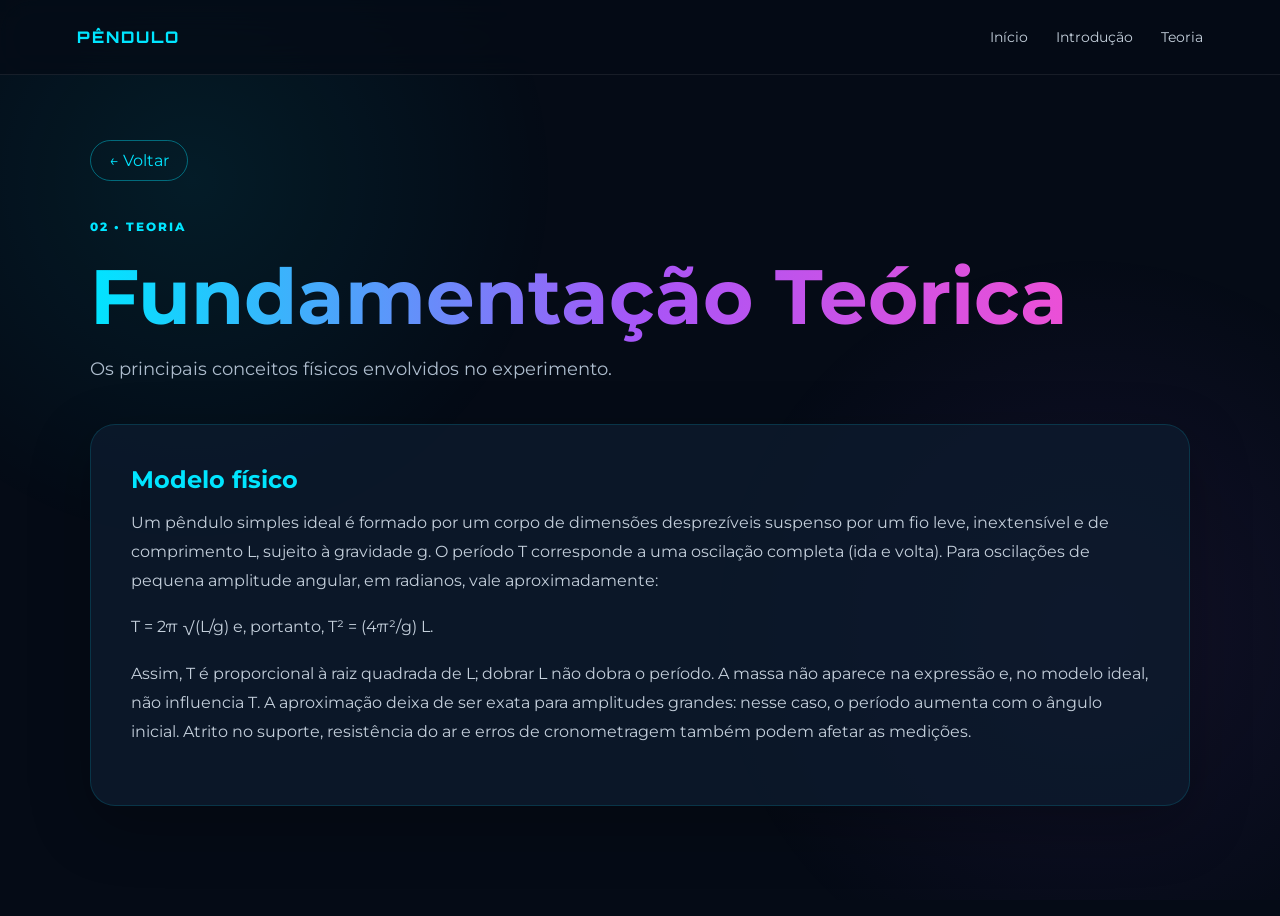
<file: teoria.html>
<!DOCTYPE html>

<html lang="pt-BR"><head><meta charset="utf-8"/><meta content="width=device-width, initial-scale=1.0" name="viewport"/><title>Fundamentação Teórica | Pêndulo Simples</title><link href="style.css" rel="stylesheet"/></head>
<body><header class="navbar"><a class="logo" href="index.html">PÊNDULO</a><nav><a href="index.html">Início</a><a href="introducao.html">Introdução</a><a href="teoria.html">Teoria</a></nav></header>
<main class="page-content"><a class="back-button" href="index.html">← Voltar</a><div class="page-header"><span class="tag">02 • TEORIA</span><h1>Fundamentação Teórica</h1><p>Os principais conceitos físicos envolvidos no experimento.</p></div>
<section class="content-card"><h2>Modelo físico</h2><p>Um pêndulo simples ideal é formado por um corpo de dimensões desprezíveis suspenso por um fio leve, inextensível e de comprimento L, sujeito à gravidade g. O período T corresponde a uma oscilação completa (ida e volta). Para oscilações de pequena amplitude angular, em radianos, vale aproximadamente:</p><p>T = 2π √(L/g)     e, portanto,     T² = (4π²/g) L.</p><p>Assim, T é proporcional à raiz quadrada de L; dobrar L não dobra o período. A massa não aparece na expressão e, no modelo ideal, não influencia T. A aproximação deixa de ser exata para amplitudes grandes: nesse caso, o período aumenta com o ângulo inicial. Atrito no suporte, resistência do ar e erros de cronometragem também podem afetar as medições.</p></section></main><script src="script.js"></script></body></html>
</file>
<file: style.css>
@import url('https://fonts.googleapis.com/css2?family=Montserrat:wght@400;500;600;700;800&family=Orbitron:wght@500;700;800&display=swap');

* { box-sizing: border-box; margin: 0; padding: 0; }

html { scroll-behavior: smooth; }

body {
    font-family: "Montserrat", sans-serif;
    background: #050b16;
    color: #fff;
    overflow-x: hidden;
}

body::before {
    content: "";
    position: fixed;
    inset: 0;
    background:
        radial-gradient(circle at 15% 20%, rgba(0,229,255,.08), transparent 28%),
        radial-gradient(circle at 85% 70%, rgba(168,85,247,.09), transparent 30%);
    pointer-events: none;
    z-index: -1;
}

.navbar {
    position: fixed;
    top: 0;
    left: 0;
    right: 0;
    height: 75px;
    display: flex;
    align-items: center;
    justify-content: space-between;
    padding: 0 6%;
    background: rgba(5,11,22,.75);
    backdrop-filter: blur(18px);
    border-bottom: 1px solid rgba(255,255,255,.08);
    z-index: 1000;
}

.logo {
    color: #00e5ff;
    text-decoration: none;
    font-family: Orbitron, sans-serif;
    font-weight: 800;
    letter-spacing: 2px;
}

.navbar nav { display: flex; gap: 28px; }

.navbar nav a {
    color: #c4cfdb;
    text-decoration: none;
    font-size: .9rem;
    transition: .3s;
}

.navbar nav a:hover { color: #00e5ff; }

.hero {
    min-height: 100vh;
    display: flex;
    align-items: center;
    justify-content: space-between;
    gap: 40px;
    padding: 130px 8% 80px;
    position: relative;
}

.hero-text { max-width: 700px; }

.tag {
    color: #00e5ff;
    font-size: .78rem;
    font-weight: 800;
    letter-spacing: 2px;
}

.hero h1 {
    font-family: Orbitron, sans-serif;
    font-size: clamp(2.5rem, 5vw, 5rem);
    line-height: .95;
    margin: 20px 0;
    background: linear-gradient(90deg,#00e5ff,#a855f7,#ff4ecd);
    -webkit-background-clip: text;
    -webkit-text-fill-color: transparent;
    transition: transform .3s;
}

.hero p {
    color: #aebdce;
    max-width: 620px;
    line-height: 1.8;
    font-size: 1.05rem;
}

.hero-info {
    display: flex;
    gap: 25px;
    margin-top: 30px;
    flex-wrap: wrap;
}

.hero-info span {
    padding: 9px 14px;
    border: 1px solid rgba(0,229,255,.2);
    border-radius: 30px;
    color: #b8c7d8;
    font-size: .75rem;
}

.pendulum-area {
    width: 360px;
    height: 450px;
    position: relative;
}

.support {
    position: absolute;
    top: 20px;
    left: 30px;
    width: 300px;
    height: 16px;
    border-radius: 20px;
    background: linear-gradient(90deg,#00e5ff,#a855f7);
    box-shadow: 0 0 30px rgba(0,229,255,.35);
}

.pendulum {
    position: absolute;
    top: 35px;
    left: 180px;
    width: 4px;
    height: 330px;
    transform-origin: top;
    animation: swing 3s ease-in-out infinite;
}

.string {
    width: 3px;
    height: 240px;
    background: #d8e4ef;
    margin: auto;
}

.weight {
    width: 60px;
    height: 60px;
    position: relative;
    left: 50%;
    transform: translateX(-50%);
    margin: 0;
    border-radius: 50%;
    background: radial-gradient(circle at 30% 25%, #fff, #00e5ff 30%, #007f99 75%);
    box-shadow: 0 0 35px rgba(0,229,255,.7);
}

@keyframes swing {
    0%,100% { transform: rotate(-17deg); }
    50% { transform: rotate(17deg); }
}

.intro-preview,
.topics-section,
.formula-section,
.team-section {
    width: min(1100px,90%);
    margin: 0 auto;
    padding: 100px 0;
}

.intro-preview h2,
.section-heading h2,
.formula-section h2,
.team-section h2 {
    font-size: clamp(2rem,5vw,4rem);
    margin: 12px 0 20px;
}

.intro-preview p,
.formula-section p {
    color: #aebdce;
    line-height: 1.8;
    max-width: 800px;
}

.topic-grid {
    display: grid;
    grid-template-columns: repeat(4,1fr);
    gap: 18px;
    margin-top: 40px;
}

.topic-card {
    min-height: 220px;
    padding: 25px;
    border-radius: 22px;
    background: rgba(13,27,46,.75);
    border: 1px solid rgba(0,229,255,.12);
    text-decoration: none;
    color: white;
    transition: .35s;
}

.topic-card:hover {
    transform: translateY(-10px);
    border-color: #00e5ff;
    box-shadow: 0 15px 40px rgba(0,229,255,.1);
}

.topic-card span {
    color: #00e5ff;
    font-weight: 800;
}

.topic-card h3 { margin: 25px 0 12px; }

.topic-card p {
    color: #8fa0b3;
    line-height: 1.6;
    font-size: .9rem;
}

.formula-section {
    text-align: center;
}

.formula {
    display: inline-block;
    padding: 30px 50px;
    margin: 25px 0;
    font-size: clamp(1.8rem,5vw,3.5rem);
    font-weight: 800;
    color: #00e5ff;
    border-radius: 25px;
    background: rgba(0,229,255,.06);
    border: 1px solid rgba(0,229,255,.25);
    box-shadow: 0 0 50px rgba(0,229,255,.08);
}

.team-grid {
    display: grid;
    grid-template-columns: repeat(4,1fr);
    gap: 15px;
    margin-top: 35px;
}

.team-member {
    padding: 25px;
    border-radius: 18px;
    background: rgba(255,255,255,.035);
    border: 1px solid rgba(255,255,255,.08);
    color: #c4cfdb;
    font-size: .85rem;
    line-height: 1.5;
}

footer {
    text-align: center;
    padding: 40px 20px;
    color: #66788c;
    font-size: .75rem;
    border-top: 1px solid rgba(255,255,255,.06);
}

/* PÁGINAS INTERNAS */

.page-content {
    width: min(1100px,90%);
    margin: 0 auto;
    padding: 140px 0 80px;
}

.back-button {
    display: inline-block;
    margin-bottom: 35px;
    padding: 10px 18px;
    border: 1px solid rgba(0,229,255,.4);
    border-radius: 30px;
    color: #00e5ff;
    text-decoration: none;
    transition: .3s;
}

.back-button:hover {
    background: #00e5ff;
    color: #07111f;
    transform: translateX(-5px);
}

.page-header { margin-bottom: 45px; }

.page-header h1 {
    font-size: clamp(2.5rem,6vw,5rem);
    margin: 15px 0;
    background: linear-gradient(90deg,#00e5ff,#a855f7,#ff4ecd);
    -webkit-background-clip: text;
    -webkit-text-fill-color: transparent;
}

.page-header p { color: #aebdce; font-size: 1.1rem; }

.content-card {
    background: rgba(13,27,46,.8);
    border: 1px solid rgba(0,229,255,.15);
    border-radius: 25px;
    padding: 40px;
    margin-bottom: 30px;
    box-shadow: 0 20px 60px rgba(0,0,0,.25);
    opacity: 0;
    transform: translateY(35px);
    transition: opacity .8s ease, transform .8s ease;
}

.content-card.show {
    opacity: 1;
    transform: translateY(0);
}

.content-card h2 { color: #00e5ff; margin: 35px 0 15px; }
.content-card h2:first-child { margin-top: 0; }

.content-card h3 { color: #fff; }

.content-card p {
    color: #c4cfdb;
    line-height: 1.8;
    margin-bottom: 18px;
}

.highlight-box {
    margin: 30px 0;
    padding: 25px;
    border-left: 4px solid #a855f7;
    background: rgba(168,85,247,.08);
    border-radius: 12px;
}

.highlight-box h3 { color: #d8a7ff; margin-top: 0; }

.formula-box {
    display: flex;
    justify-content: center;
    align-items: center;
    padding: 30px;
    margin: 30px 0;
    border-radius: 20px;
    background: linear-gradient(135deg,rgba(0,229,255,.1),rgba(168,85,247,.1));
    border: 1px solid rgba(0,229,255,.3);
}

.formula-box span { font-size: 2rem; font-weight: bold; color: #fff; }

.material-grid,
.variable-grid {
    display: grid;
    grid-template-columns: repeat(3,1fr);
    gap: 20px;
    margin: 25px 0 40px;
}

.material-item,
.variable-card {
    padding: 25px;
    background: rgba(255,255,255,.035);
    border-radius: 18px;
    border: 1px solid rgba(255,255,255,.08);
    transition: .3s;
}

.material-item:hover {
    transform: translateY(-7px);
    border-color: #00e5ff;
}

.material-item > span {
    color: #00e5ff;
    font-size: .8rem;
    font-weight: bold;
}

.material-item h3 { margin: 10px 0; }

.variable-card { background: rgba(168,85,247,.08); border-color: rgba(168,85,247,.2); }
.variable-card h3 { color: #d39cff; }

.table-wrapper { overflow-x: auto; margin-bottom: 40px; }

.data-table {
    width: 100%;
    border-collapse: collapse;
    margin: 25px 0 40px;
}

.data-table th {
    background: rgba(0,229,255,.12);
    color: #00e5ff;
    padding: 15px;
    text-align: center;
}

.data-table td {
    padding: 13px;
    text-align: center;
    color: #c4cfdb;
    border-bottom: 1px solid rgba(255,255,255,.08);
}

.data-table tr:hover td { background: rgba(255,255,255,.035); }

.steps { padding-left: 25px; }

.steps li {
    color: #c4cfdb;
    line-height: 1.8;
    margin-bottom: 18px;
    padding-left: 8px;
}

.steps strong { color: #00e5ff; }

.stage {
    padding: 25px;
    margin: 20px 0;
    border-radius: 18px;
    background: rgba(255,255,255,.035);
    border-left: 3px solid #a855f7;
}

.stage h3 { margin-top: 0; color: #fff; }

.graph-placeholder {
    min-height: 250px;
    margin: 30px 0 45px;
    border: 2px dashed rgba(0,229,255,.3);
    border-radius: 20px;
    display: flex;
    flex-direction: column;
    justify-content: center;
    align-items: center;
    background: rgba(0,229,255,.03);
}

.graph-placeholder span {
    color: #00e5ff;
    font-size: 1.3rem;
    font-weight: bold;
}

.graph-placeholder small { margin-top: 10px; color: #8495a8; }

.result-highlight {
    text-align: center;
    padding: 35px;
    margin: 35px 0;
    border-radius: 20px;
    background: linear-gradient(135deg,rgba(0,229,255,.1),rgba(168,85,247,.12));
}

.result-highlight span { display: block; color: #aebdce; margin-bottom: 10px; }
.result-highlight strong { font-size: 2.5rem; color: #00e5ff; }

.final-message {
    margin-top: 40px;
    padding: 35px;
    text-align: center;
    border-radius: 20px;
    background: linear-gradient(135deg,rgba(0,229,255,.08),rgba(255,78,205,.08));
    border: 1px solid rgba(0,229,255,.2);
}

.final-message span {
    font-size: .8rem;
    color: #00e5ff;
    letter-spacing: 3px;
}

.final-message h3 { font-size: 1.5rem; margin-top: 12px; }

.topic-card,
.intro-preview,
.formula-section,
.team-member {
    opacity: 0;
    transform: translateY(35px);
    transition: opacity .8s ease, transform .8s ease;
}

.topic-card.show,
.intro-preview.show,
.formula-section.show,
.team-member.show {
    opacity: 1;
    transform: translateY(0);
}

.topic-card:nth-child(1) { transition-delay: .1s; }
.topic-card:nth-child(2) { transition-delay: .2s; }
.topic-card:nth-child(3) { transition-delay: .3s; }
.topic-card:nth-child(4) { transition-delay: .4s; }
.topic-card:nth-child(5) { transition-delay: .5s; }
.topic-card:nth-child(6) { transition-delay: .6s; }
.topic-card:nth-child(7) { transition-delay: .7s; }
.topic-card:nth-child(8) { transition-delay: .8s; }

@media (max-width: 950px) {
    .topic-grid { grid-template-columns: repeat(2,1fr); }
    .team-grid { grid-template-columns: repeat(2,1fr); }
    .hero { flex-direction: column; text-align: center; }
    .hero-info { justify-content: center; }
}

@media (max-width: 800px) {
    .material-grid,.variable-grid { grid-template-columns: 1fr; }
    .content-card { padding: 25px; }
    .page-content { padding-top: 120px; }
}

@media (max-width: 600px) {
    .navbar nav { display: none; }
    .topic-grid,.team-grid { grid-template-columns: 1fr; }
    .pendulum-area { transform: scale(.8); }
}

@media (max-width: 500px) {
    .page-header h1 { font-size: 2.5rem; }
    .content-card { padding: 20px; }
    .formula-box span { font-size: 1.4rem; }
}
</file>
